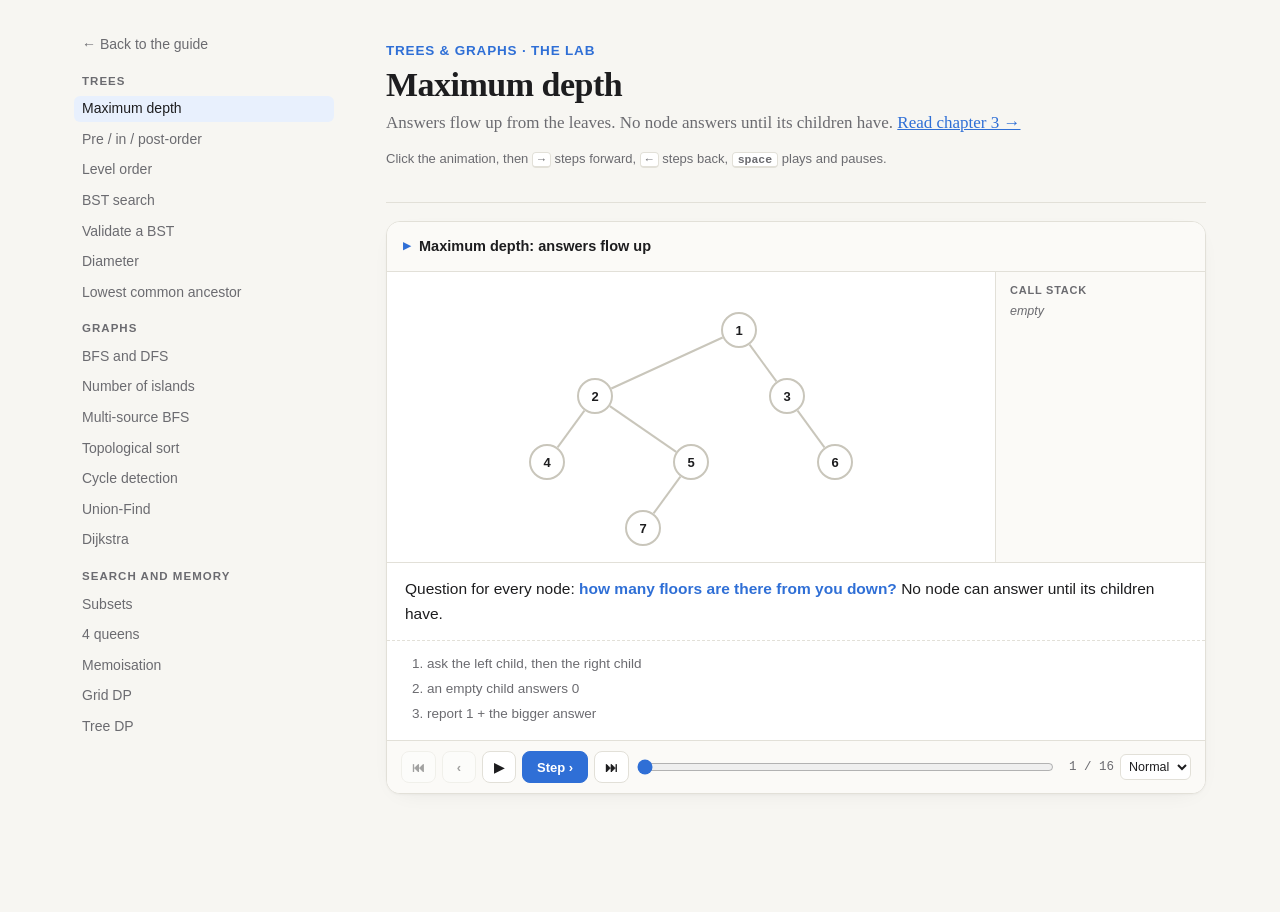
<file: lessons_2/trees-and-graphs/index.html>
<!doctype html>
<html lang="en">
<head>
<meta charset="utf-8">
<meta name="viewport" content="width=device-width, initial-scale=1">
<title>Trees &amp; Graphs Lab</title>
<meta name="description" content="Every step-through animation from the Trees & Graphs guide, in one place.">
<link rel="stylesheet" href="style.css">
<style>
  .lab main { max-width: 860px; }
  .lab h1 { font-size: 34px; margin: 4px 0 6px; }
  .lab .lede { font-size: 17px; margin-bottom: 18px; }
  .lab nav.toc a { cursor: pointer; }
  .blurb { font-size: 15.5px; color: var(--muted); margin: 0 0 14px; }
  .blurb a { white-space: nowrap; }
  .keys { font-size: 13px; color: var(--muted); margin-top: -6px; }
  .keys kbd { font: 600 11.5px var(--mono); border: 1px solid var(--line); border-bottom-width: 2px; border-radius: 4px; padding: 0 5px; background: var(--panel); }
  @media (max-width: 920px) { .lab nav.toc .chs { display: block; } }
</style>
</head>
<body class="lab">
<div class="layout">
  <nav class="toc" aria-label="Animations">
    <a href="lesson.html" style="margin:0 0 8px">← Back to the guide</a>
    <div id="list"></div>
  </nav>
  <main>
    <div class="hero" style="padding-bottom:18px">
      <div class="kicker">Trees &amp; Graphs · the lab</div>
      <h1 id="title">Lab</h1>
      <p class="lede" id="blurb"></p>
      <p class="keys">Click the animation, then <kbd>→</kbd> steps forward, <kbd>←</kbd> steps back, <kbd>space</kbd> plays and pauses.</p>
    </div>
    <div id="stage"></div>
  </main>
</div>
<script src="viz.js"></script>
<script>
(function () {
  const GROUPS = [
    ['Trees', [
      ['depth', 'Maximum depth', 'Answers flow up from the leaves. No node answers until its children have.', 3],
      ['traverse', 'Pre / in / post-order', 'One walk around the tree, three moments to write a node down.', 4],
      ['level', 'Level order', 'A queue sweeps the tree floor by floor.', 4],
      ['bst', 'BST search', 'Each comparison throws away a whole side of the tree.', 5],
      ['validate', 'Validate a BST', 'A window passed down from every ancestor catches what a parent check misses.', 5],
      ['diameter', 'Diameter', 'Report one arm to your parent, record the path that bends at you.', 6],
      ['lca', 'Lowest common ancestor', 'Two search parties report up; the node that hears from both sides is the answer.', 6],
    ]],
    ['Graphs', [
      ['bfs', 'BFS and DFS', 'Ripples versus one explorer with string. Same graph, very different trails.', 7],
      ['islands', 'Number of islands', 'A grid is a graph; flood fill is the paint bucket.', 8],
      ['oranges', 'Multi-source BFS', 'Drop every stone in the pond at once.', 8],
      ['kahn', 'Topological sort', 'Getting dressed: whatever is waiting for nothing goes next.', 9],
      ['colors', 'Cycle detection', 'Grey footprints mark the trail you are on now. Stepping on one means a loop.', 9],
      ['uf', 'Union-Find', 'Clubs, presidents, and the two tricks that make it nearly instant.', 10],
      ['dijkstra', 'Dijkstra', 'Always settle the closest unsettled place. Old tickets get thrown away.', 11],
    ]],
    ['Search and memory', [
      ['subsets', 'Subsets', 'Choose, explore, un-choose, on a decision tree that is never built.', 12],
      ['queens', '4 queens', 'Pruning: skip any square already under attack.', 12],
      ['fib', 'Memoisation', 'The same question asked again and again, then answered once.', 13],
      ['griddp', 'Grid DP', 'Each square is the sum of the two it can be reached from.', 13],
      ['robber', 'Tree DP', 'Each house reports two numbers: robbed and skipped.', 14],
    ]],
  ];
  const all = GROUPS.flatMap(([, xs]) => xs);
  const list = document.getElementById('list');
  GROUPS.forEach(([g, xs]) => {
    const k = document.createElement('div'); k.className = 'kicker'; k.textContent = g; list.appendChild(k);
    const ul = document.createElement('ul'); ul.className = 'chs'; list.appendChild(ul);
    xs.forEach(([id, name]) => {
      const li = document.createElement('li'); const a = document.createElement('a');
      a.href = '#' + id; a.dataset.id = id; a.textContent = name;
      li.appendChild(a); ul.appendChild(li);
    });
  });
  const stage = document.getElementById('stage');
  function show() {
    const id = location.hash.slice(1);
    const item = all.find((x) => x[0] === id) || all[0];
    stage.querySelector('.viz')?._viz?.stop();
    document.getElementById('title').textContent = item[1];
    const b = document.getElementById('blurb');
    b.innerHTML = '';
    b.append(item[2] + ' ');
    const a = document.createElement('a');
    a.href = 'lesson.html#ch' + item[3];
    a.textContent = 'Read chapter ' + item[3] + ' →';
    b.appendChild(a);
    stage.innerHTML = '';
    const d = document.createElement('div');
    d.dataset.viz = item[0];
    stage.appendChild(d);
    TGViz.mount(d);
    document.querySelectorAll('#list a').forEach((x) => x.classList.toggle('active', x.dataset.id === item[0]));
  }
  window.addEventListener('hashchange', show);
  show();
})();
</script>
</body>
</html>
</file>
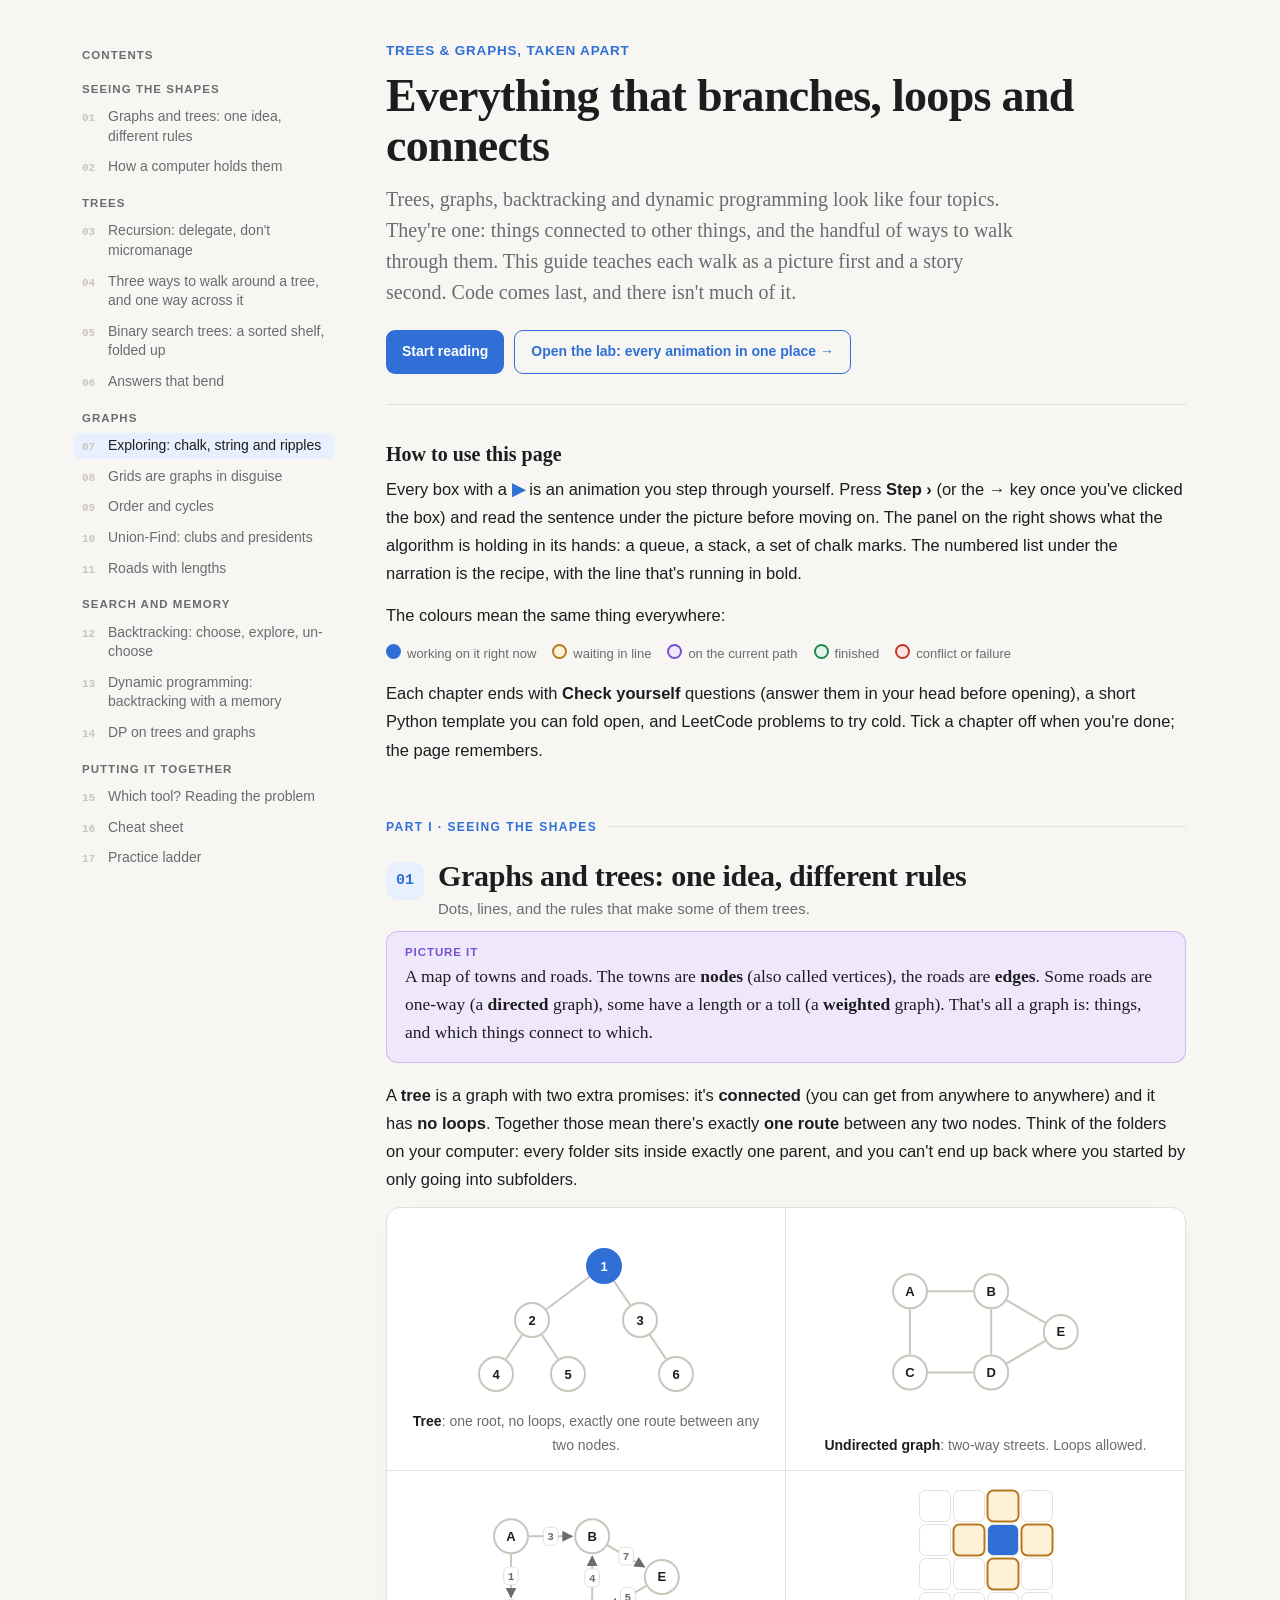
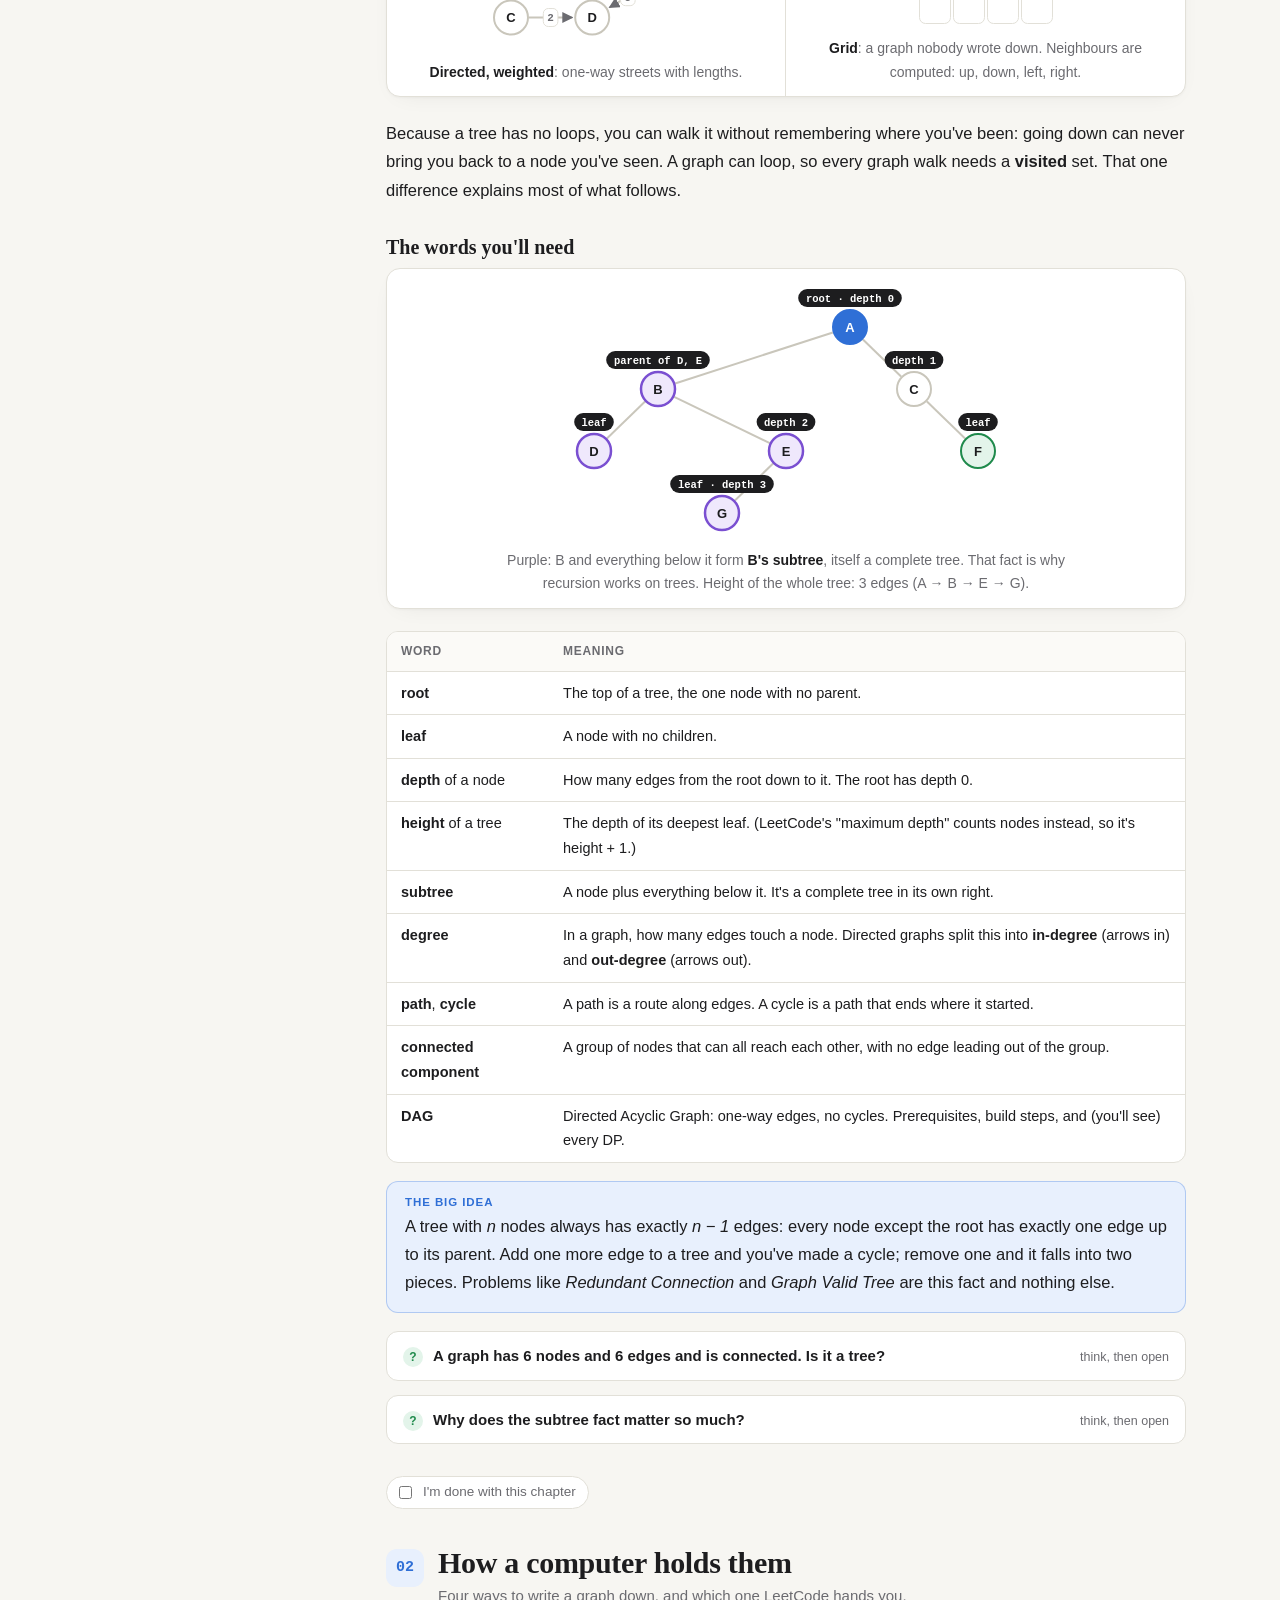
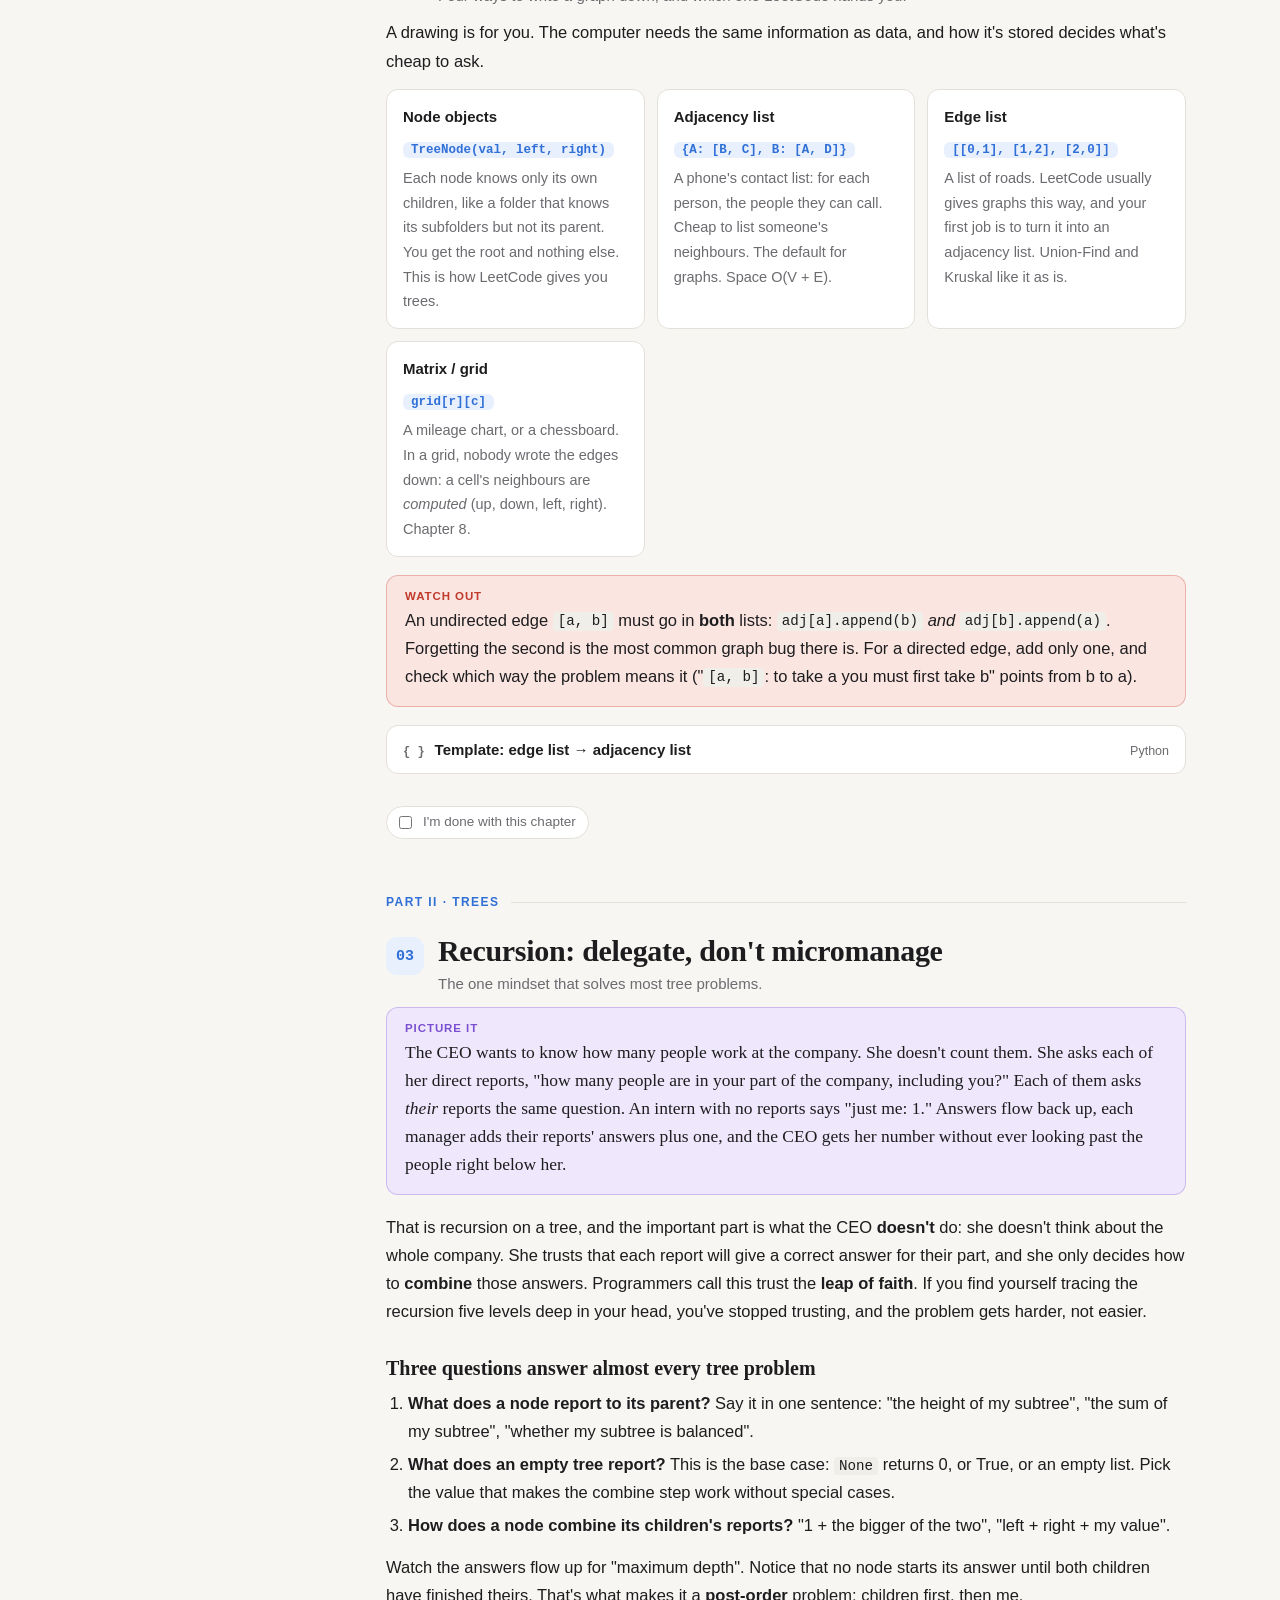
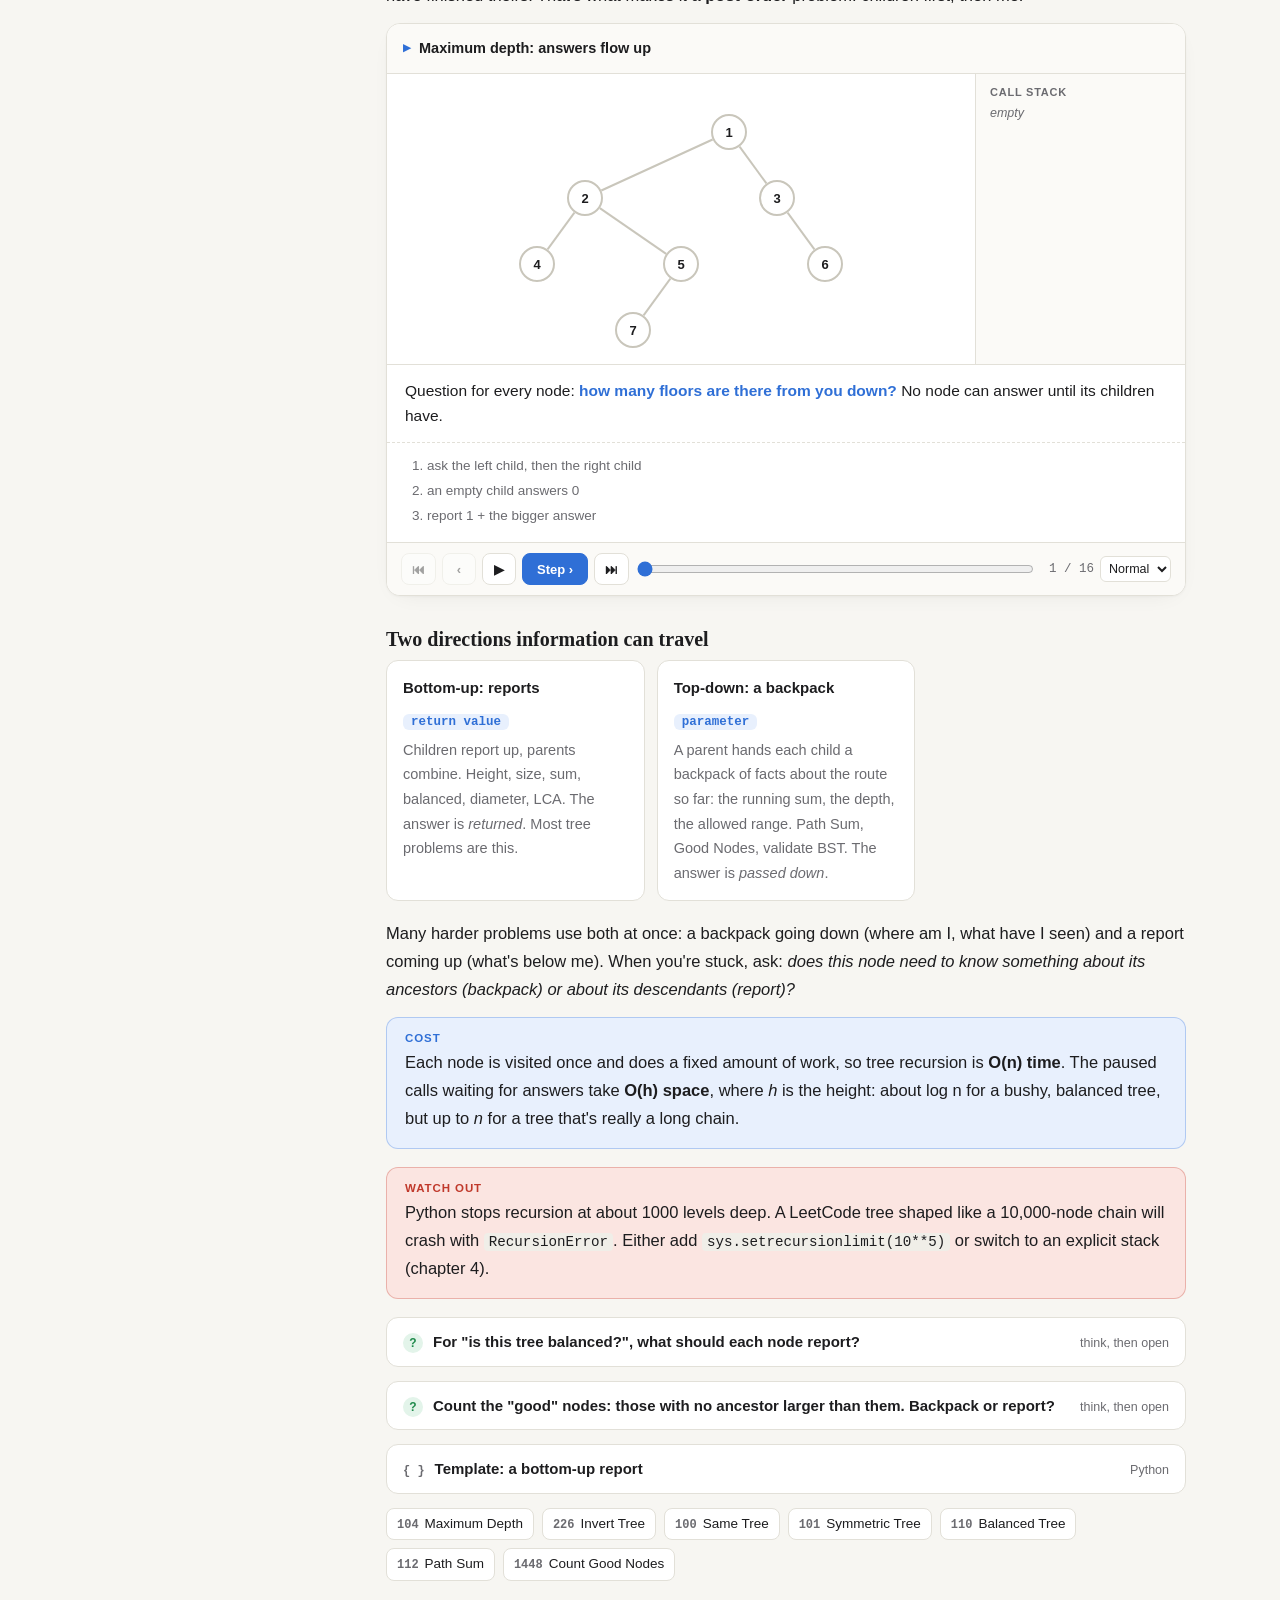
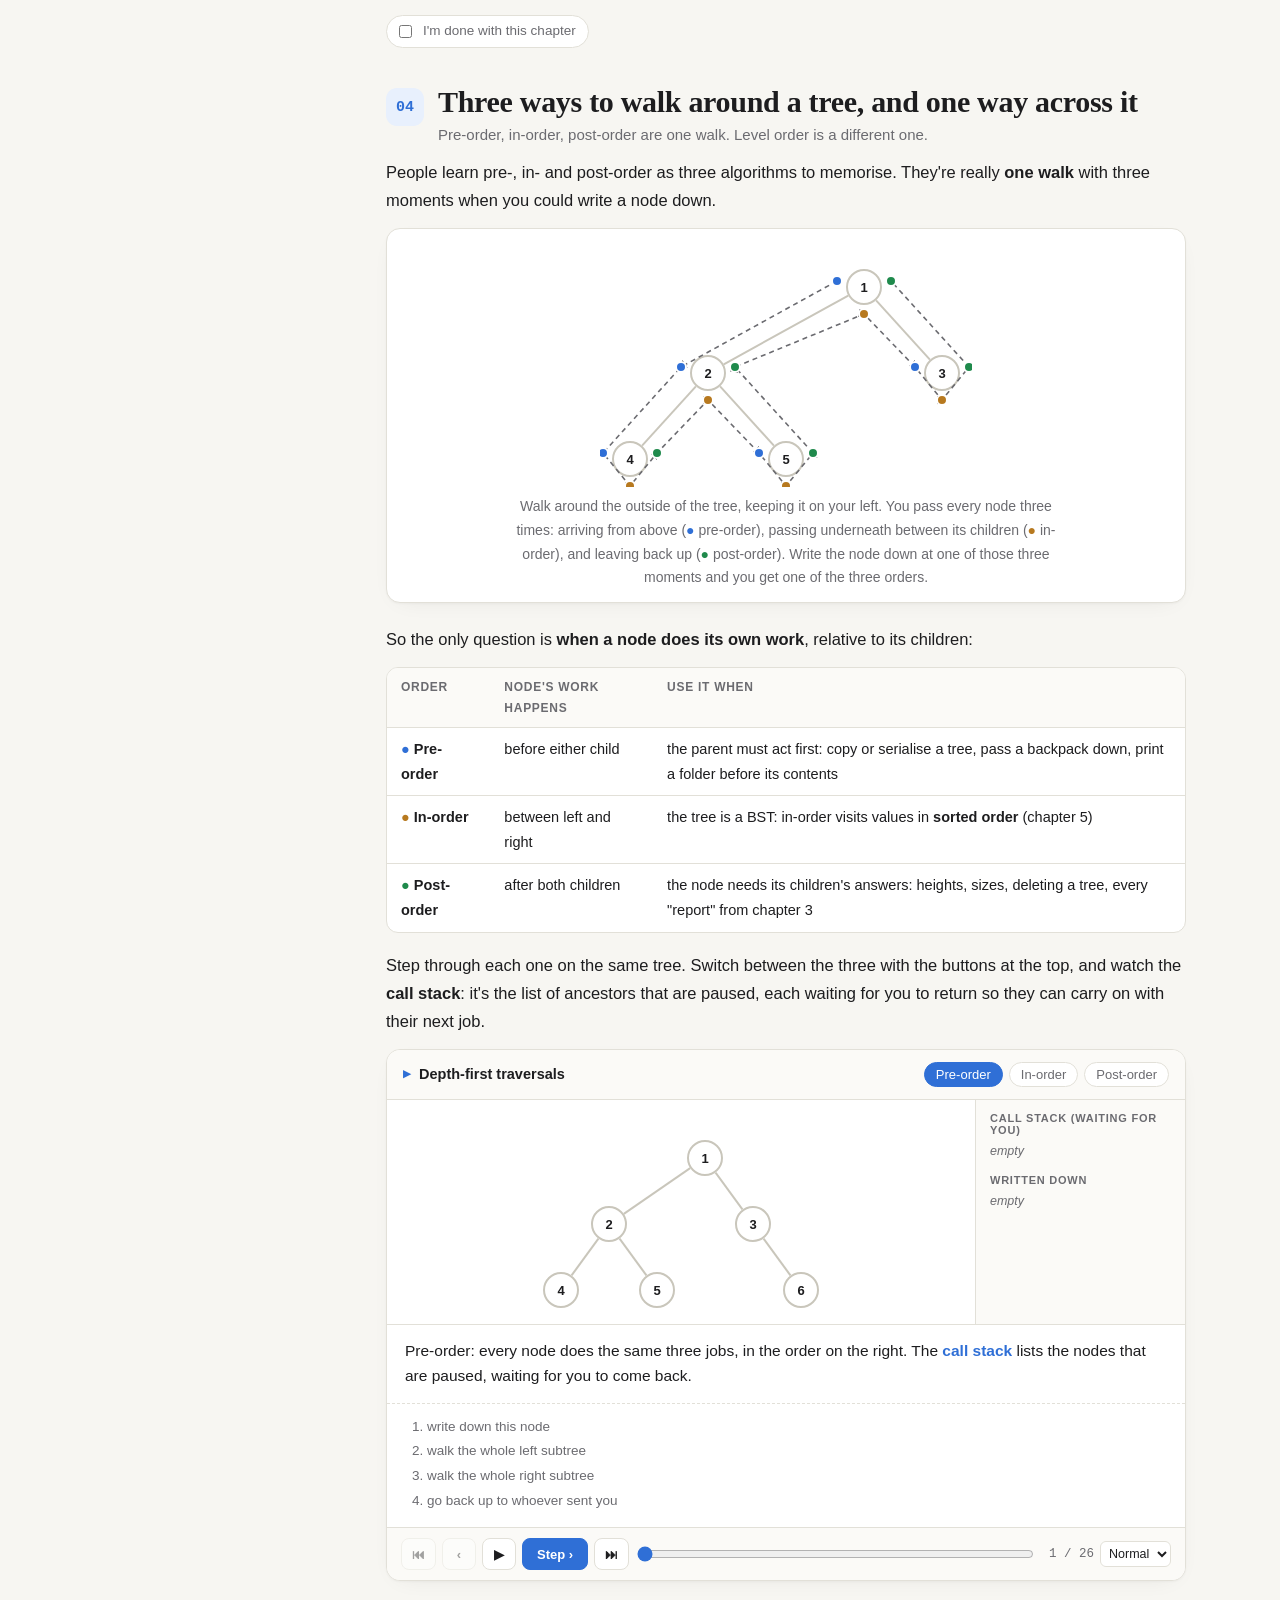
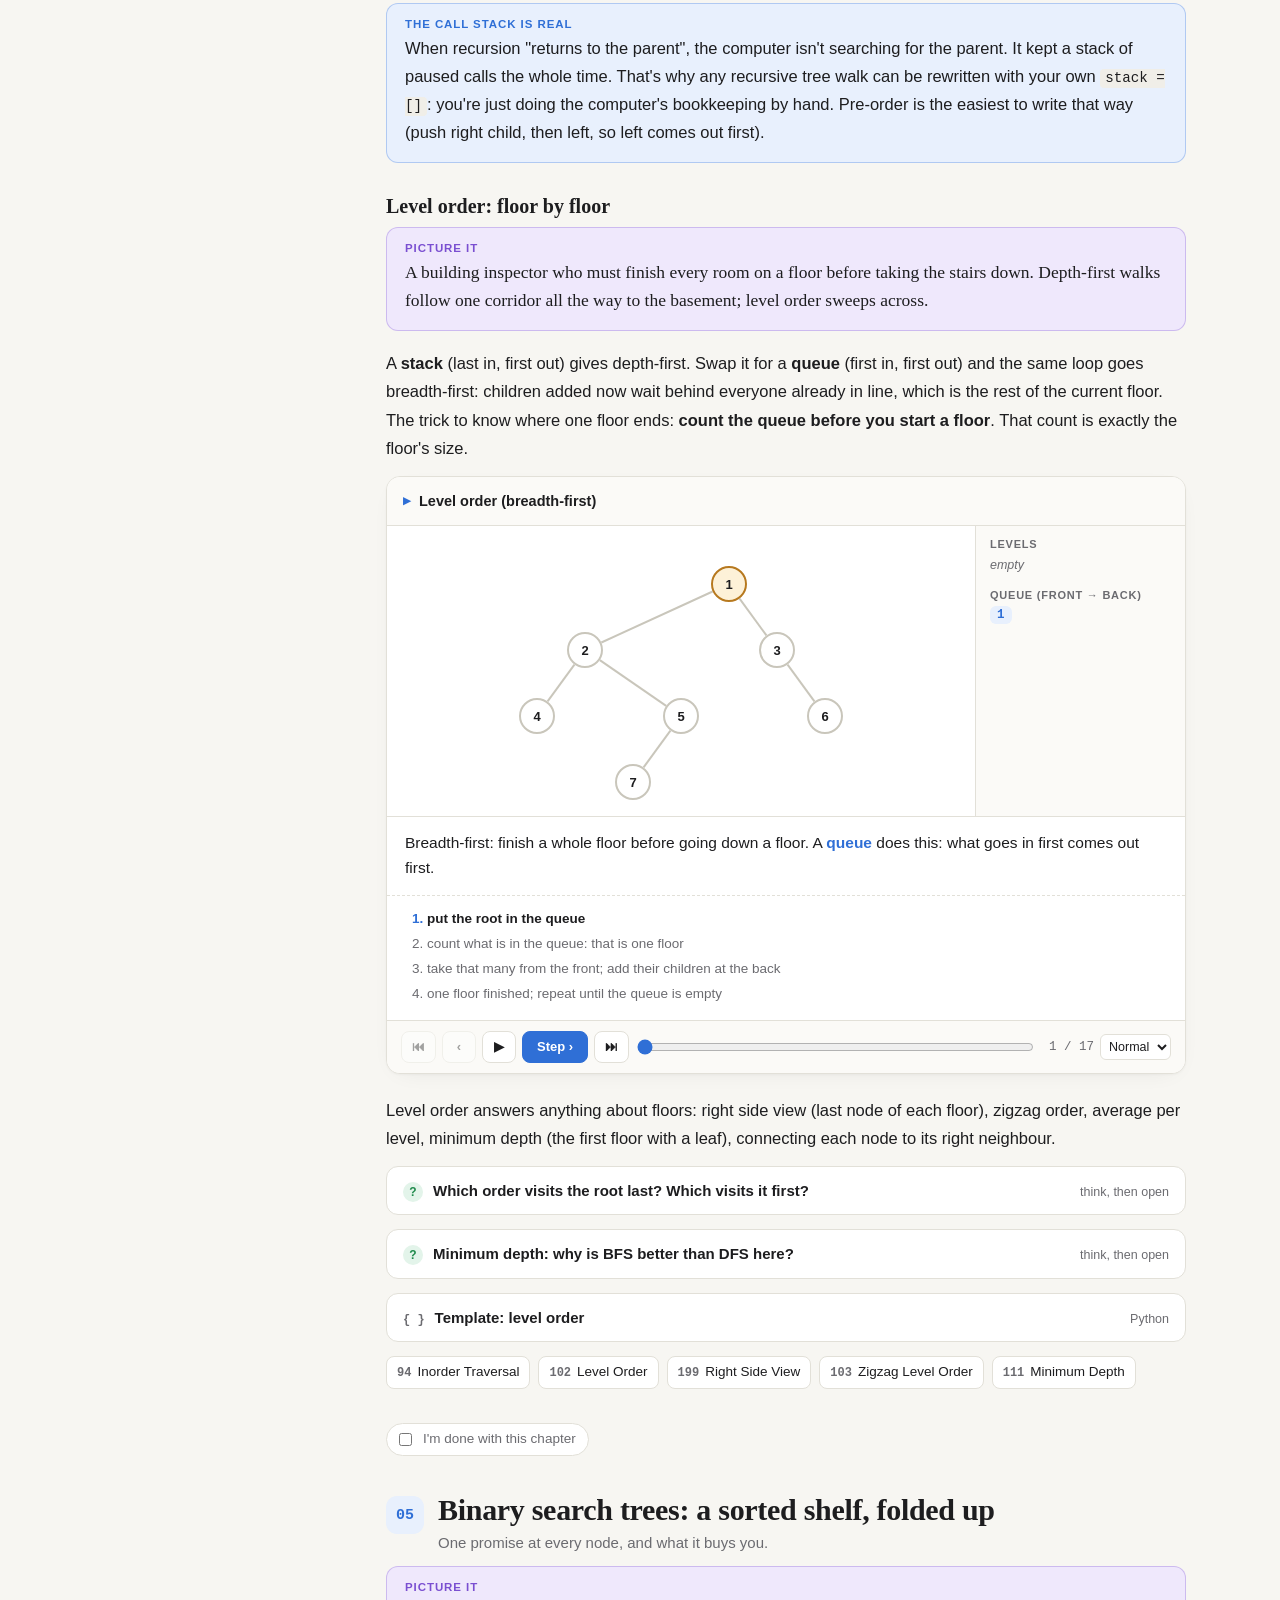
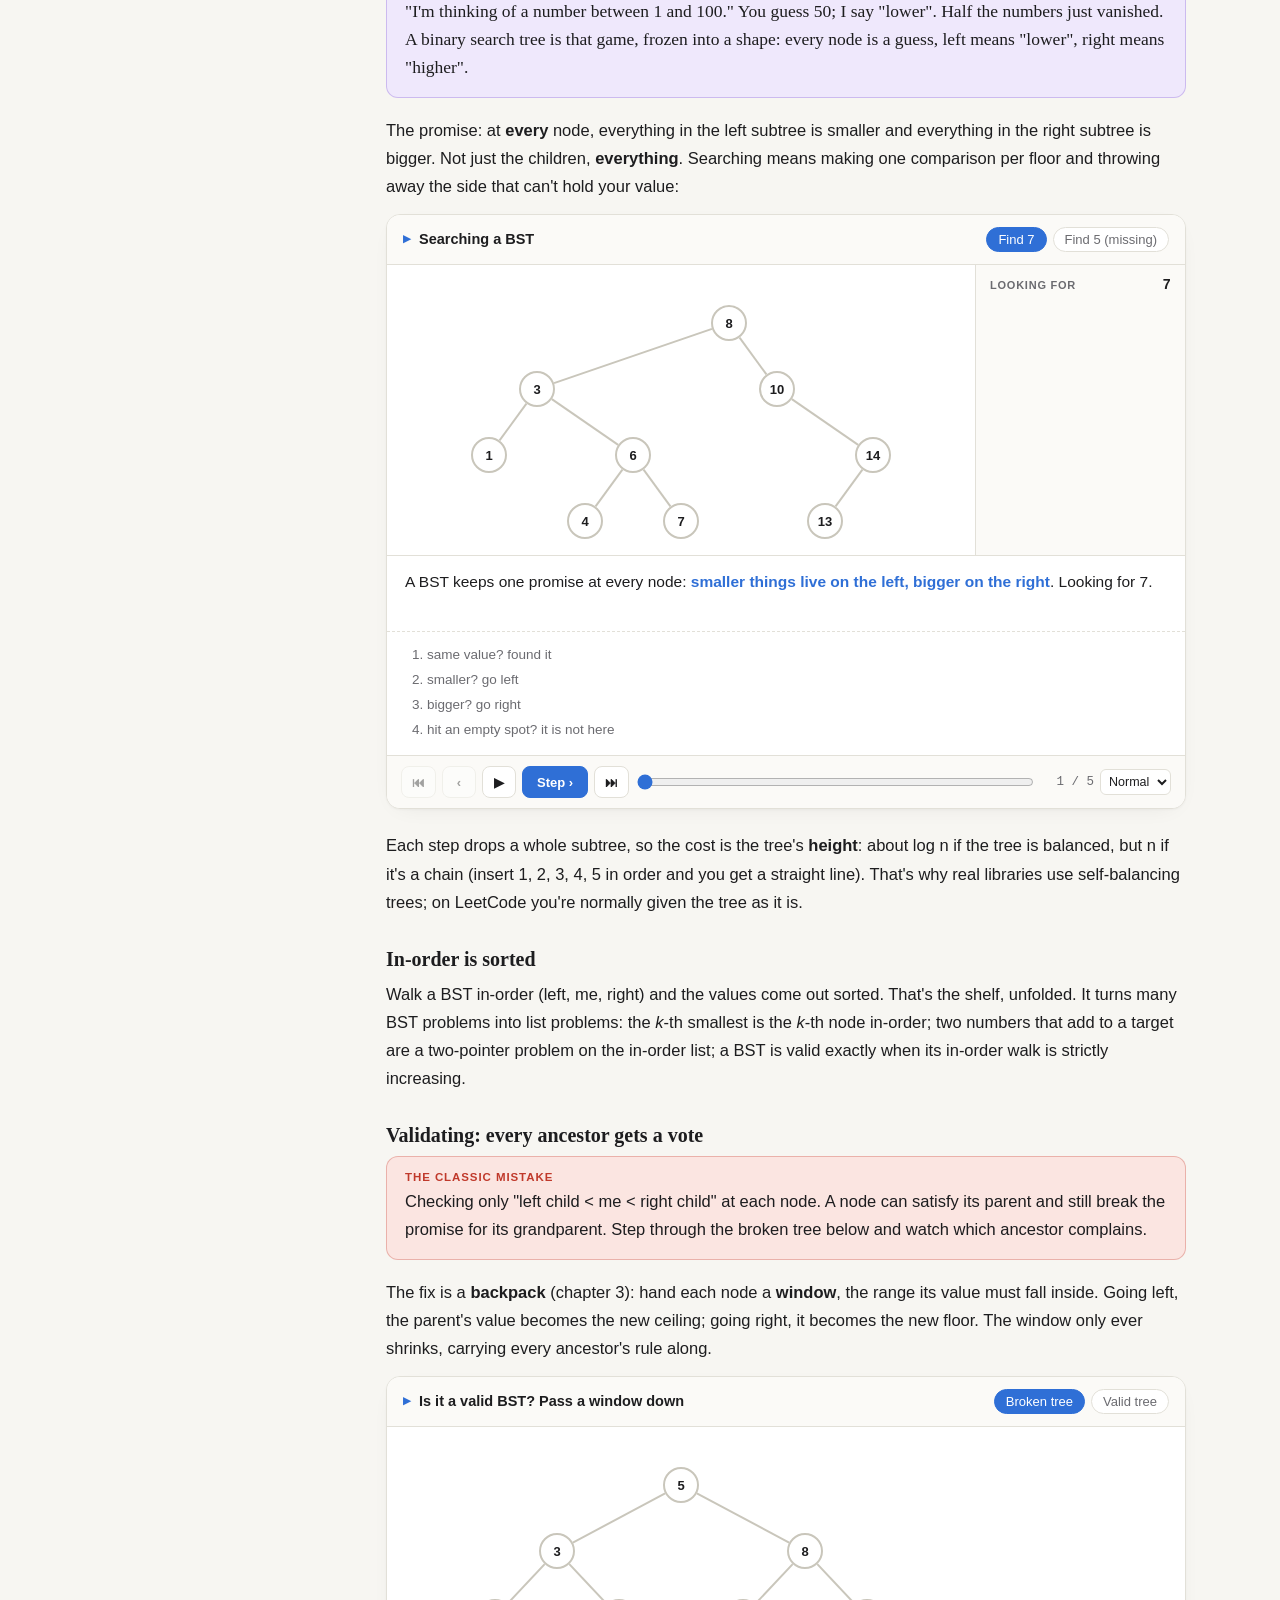
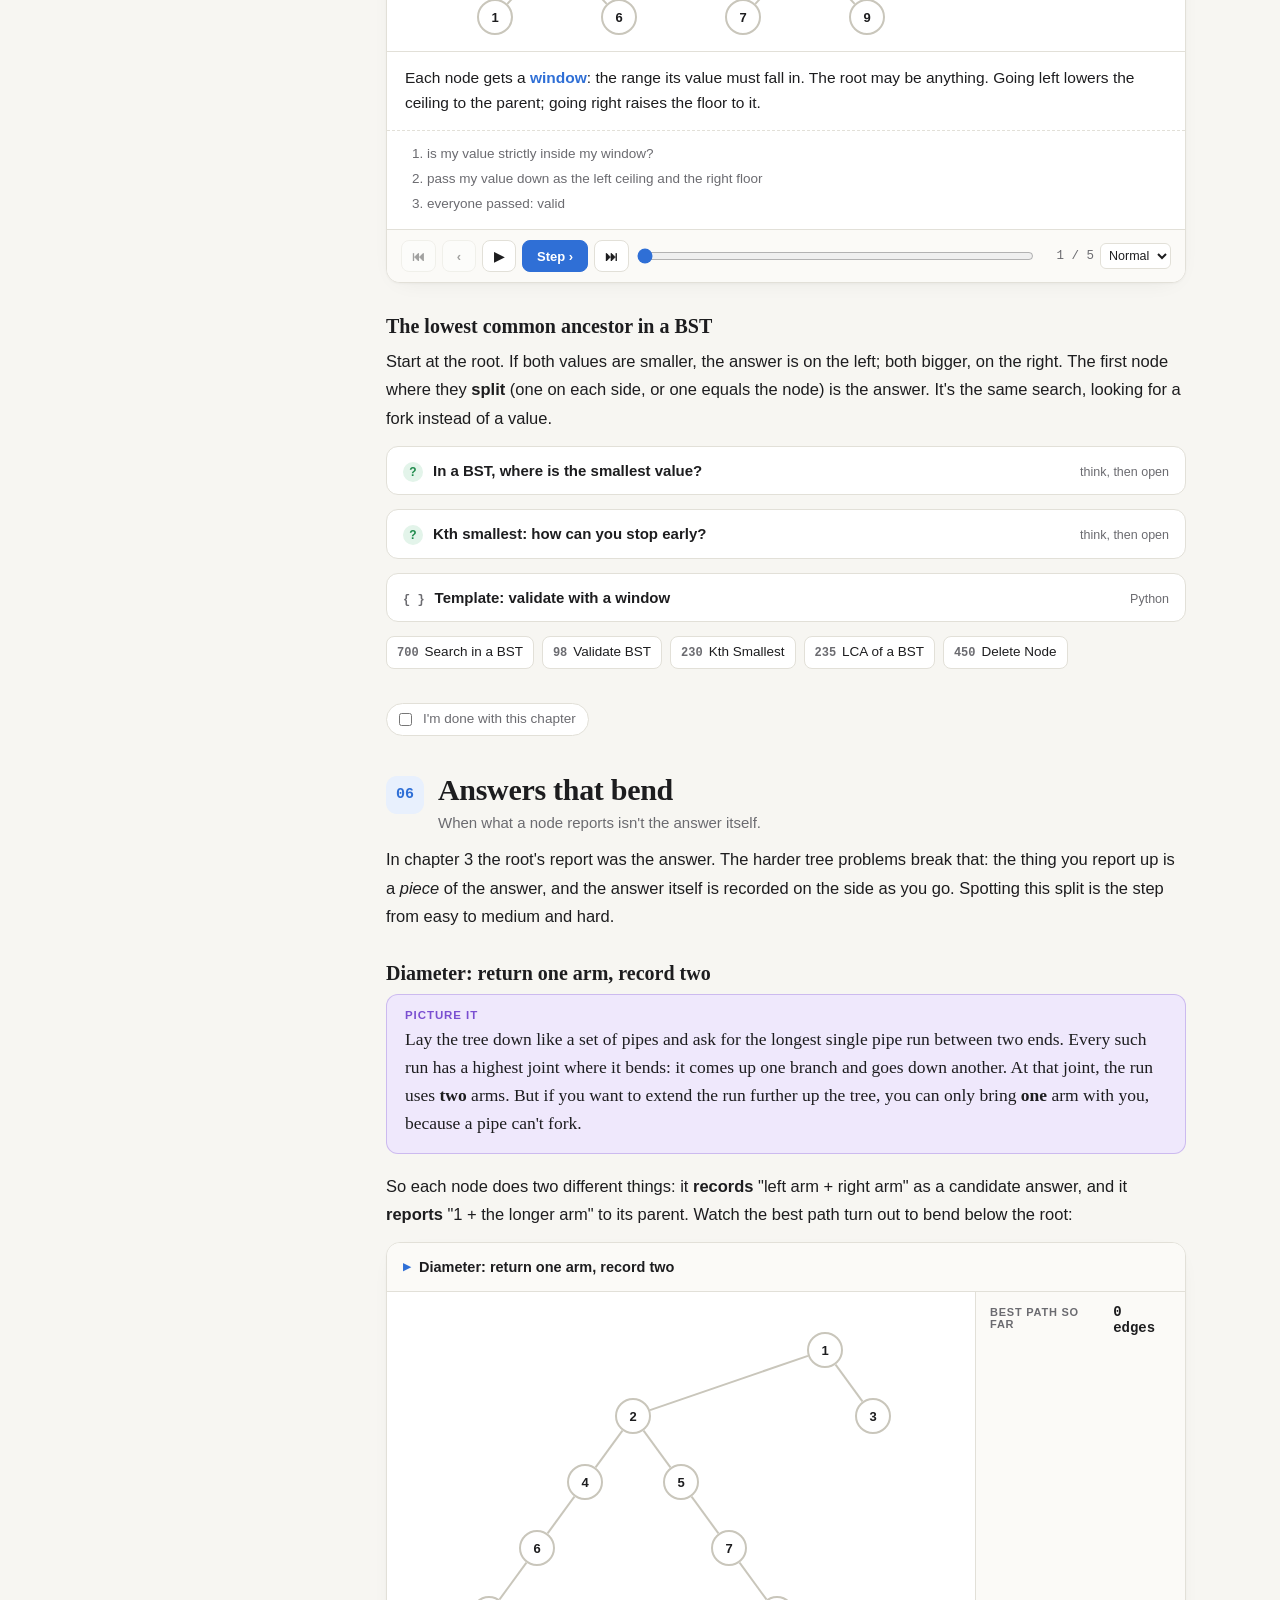
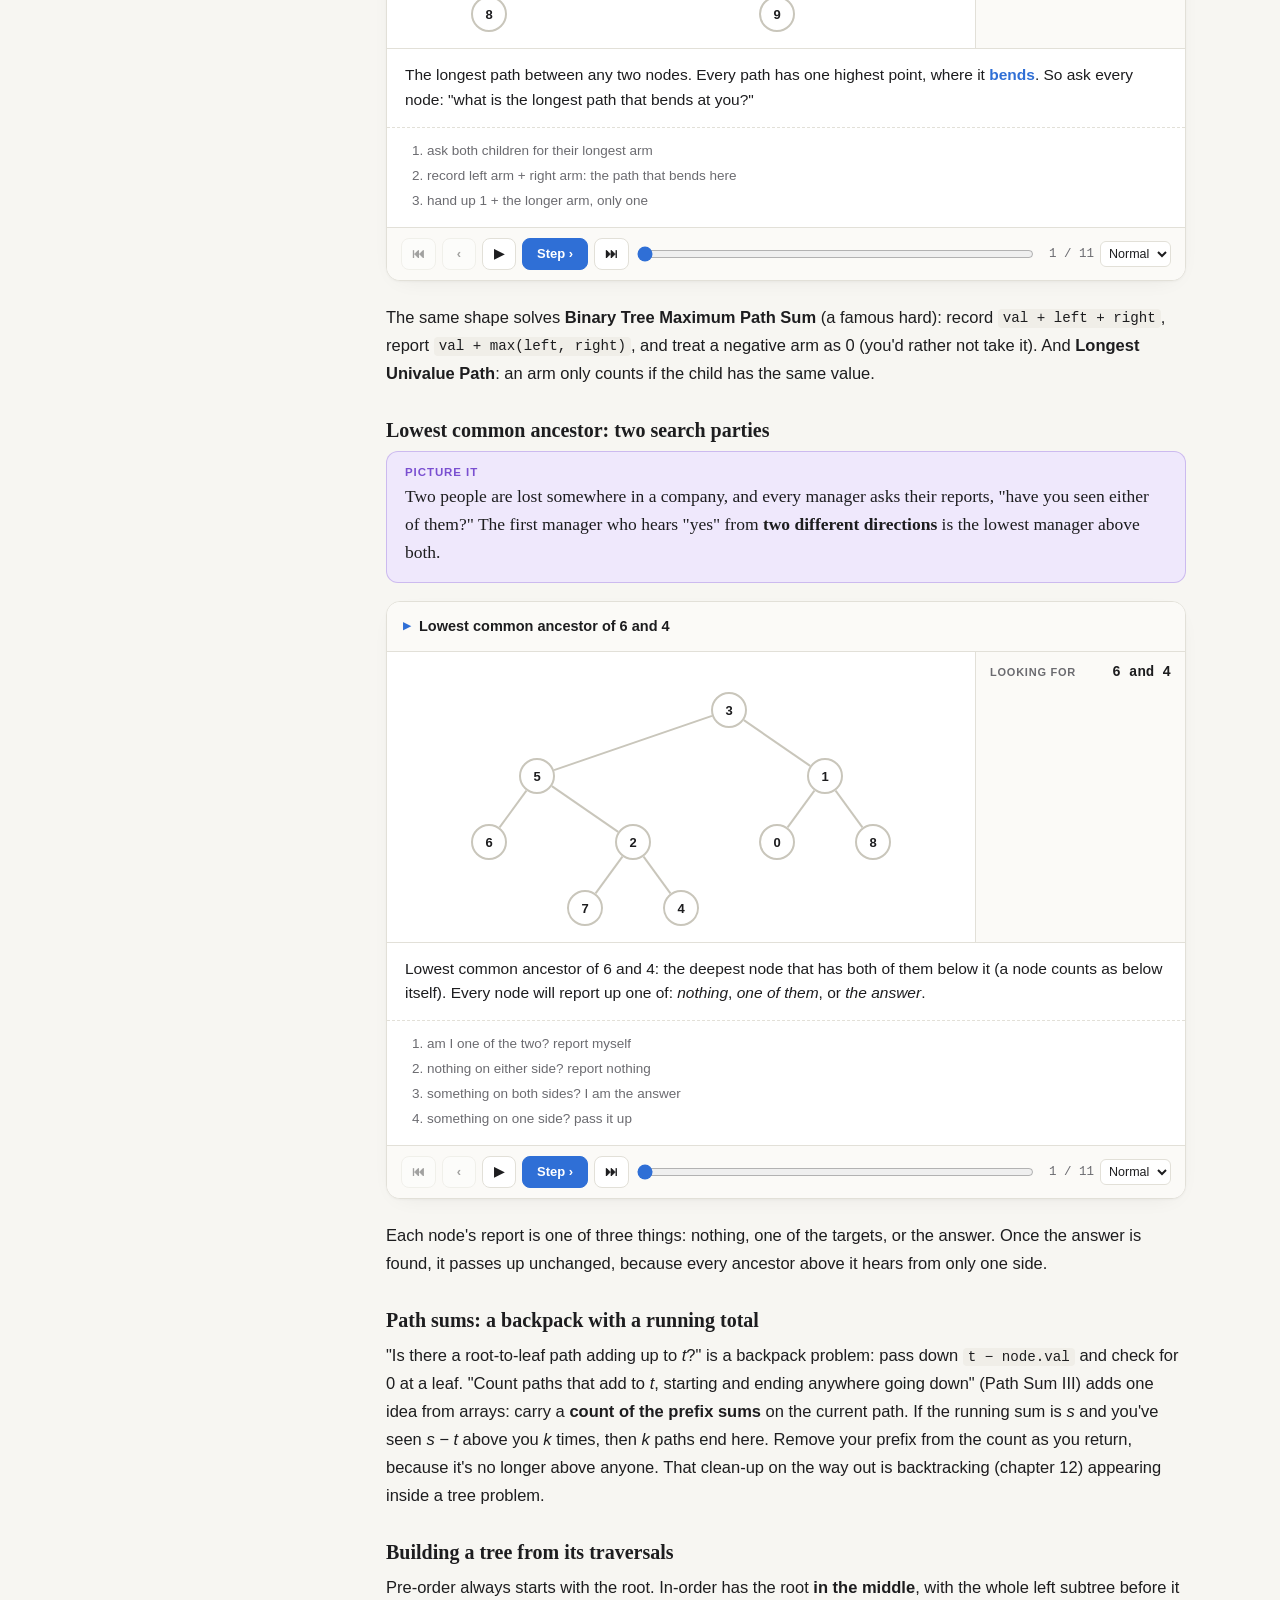
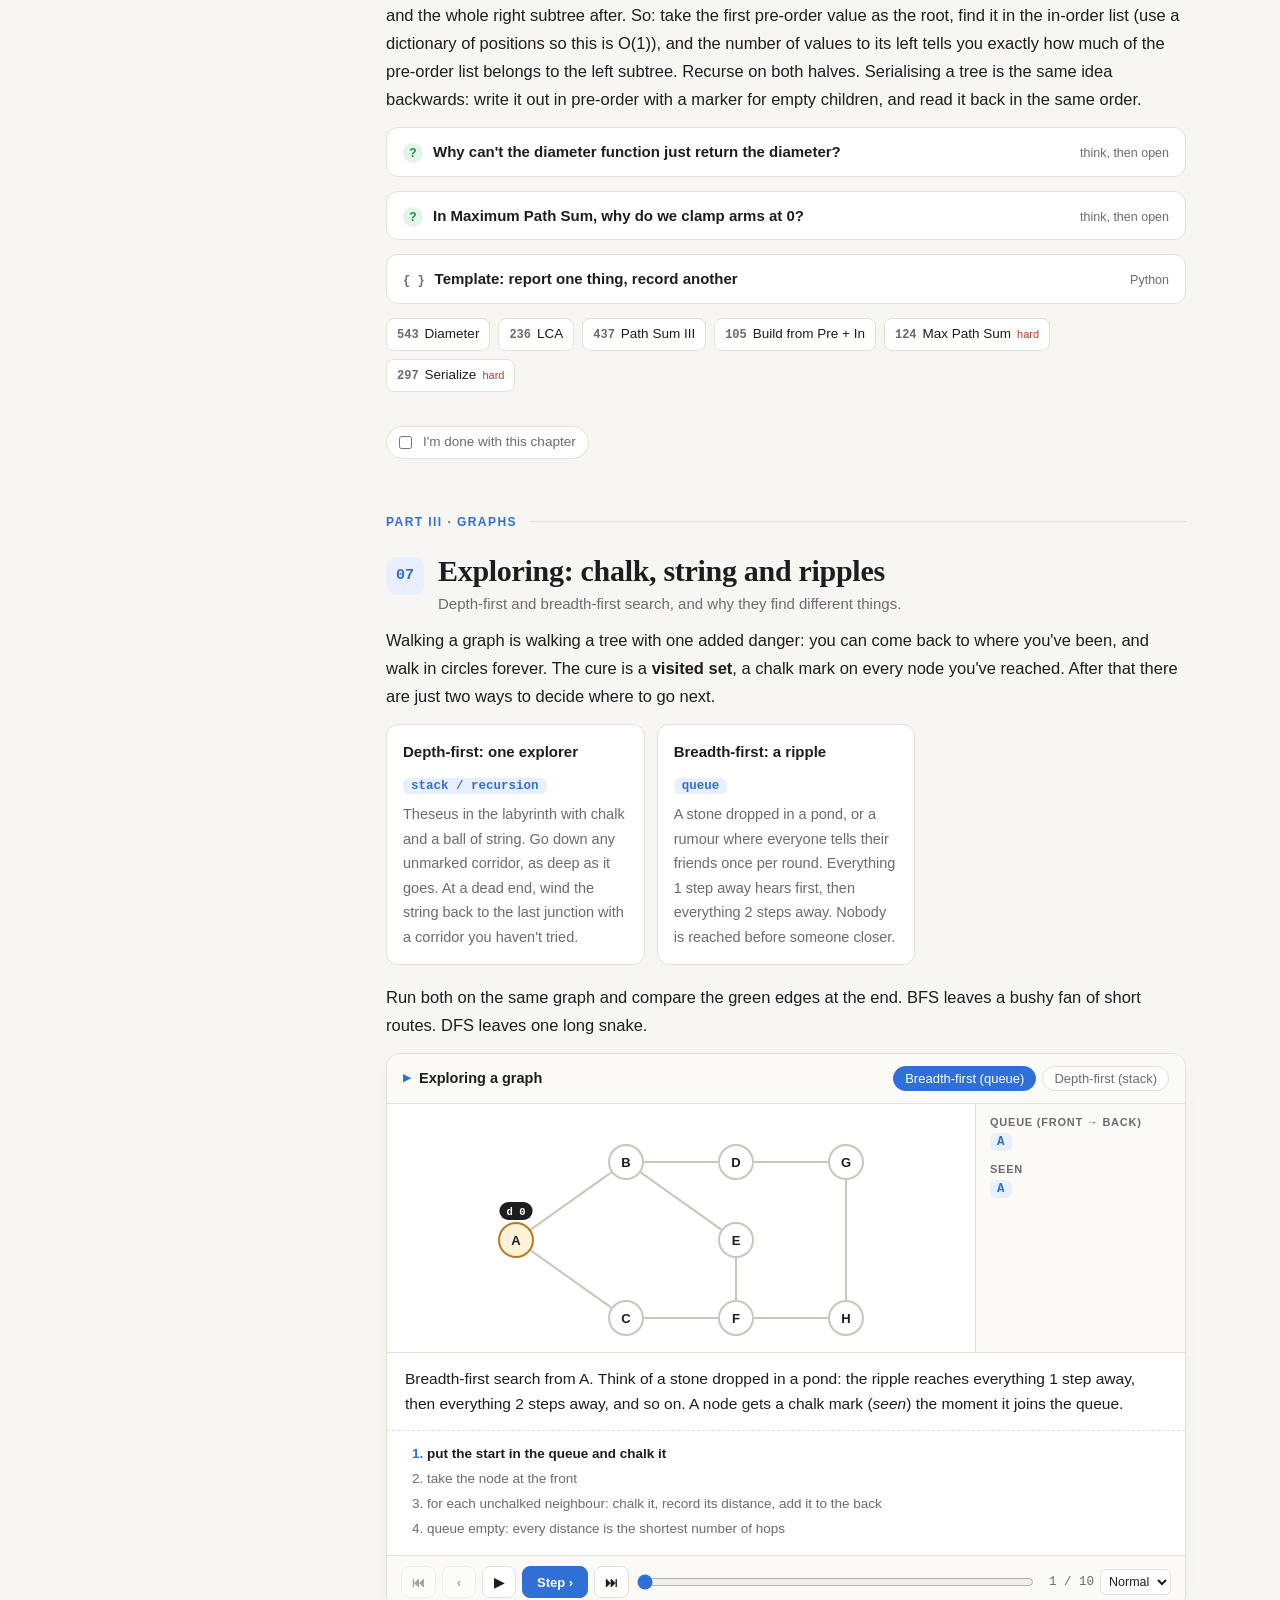
<file: lessons_2/trees-and-graphs/lesson.html>
<!doctype html>
<html lang="en">
<head>
<meta charset="utf-8">
<meta name="viewport" content="width=device-width, initial-scale=1">
<title>Trees &amp; Graphs</title>
<meta name="description" content="A visual, narrative guide to trees, graphs, backtracking and dynamic programming, with step-through animations.">
<link rel="stylesheet" href="style.css">
</head>
<body>
<div class="layout">
  <nav class="toc" aria-label="Contents">
    <div class="kicker">Contents</div>
    <ul id="toc"></ul>
    <div class="progress"><span id="progress-text"></span><div class="bar"><i id="progress-bar"></i></div></div>
    <button class="theme" id="theme" type="button">Theme: auto</button>
  </nav>

  <main>
    <header class="hero">
      <div class="kicker">Trees &amp; Graphs, taken apart</div>
      <h1>Everything that branches, loops and connects</h1>
      <p class="lede">Trees, graphs, backtracking and dynamic programming look like four topics. They're one: things connected to other things, and the handful of ways to walk through them. This guide teaches each walk as a picture first and a story second. Code comes last, and there isn't much of it.</p>
      <div class="actions">
        <a class="btn" href="#ch1">Start reading</a>
        <a class="btn ghost" href="index.html">Open the lab: every animation in one place →</a>
      </div>
    </header>

    <section class="ch" id="how">
      <h3 style="margin-top:0">How to use this page</h3>
      <p>Every box with a <b style="color:var(--accent)">▶</b> is an animation you step through yourself. Press <b>Step ›</b> (or the → key once you've clicked the box) and read the sentence under the picture before moving on. The panel on the right shows what the algorithm is holding in its hands: a queue, a stack, a set of chalk marks. The numbered list under the narration is the recipe, with the line that's running in bold.</p>
      <p>The colours mean the same thing everywhere:</p>
      <div class="legend" style="margin:0 0 14px"><span class="l-active">working on it right now</span><span class="l-frontier">waiting in line</span><span class="l-path">on the current path</span><span class="l-done">finished</span><span class="l-bad">conflict or failure</span></div>
      <p>Each chapter ends with <b>Check yourself</b> questions (answer them in your head before opening), a short Python template you can fold open, and LeetCode problems to try cold. Tick a chapter off when you're done; the page remembers.</p>
    </section>

    <!-- ═════════════════════════ PART I -->
    <div class="part">Part I · Seeing the shapes</div>

    <section class="ch" id="ch1" data-ch="1">
      <div class="ch-head"><div class="ch-num">01</div><div><h2>Graphs and trees: one idea, different rules</h2><p class="ch-sub">Dots, lines, and the rules that make some of them trees.</p></div></div>

      <div class="callout picture"><span class="tag">Picture it</span><p>A map of towns and roads. The towns are <b>nodes</b> (also called vertices), the roads are <b>edges</b>. Some roads are one-way (a <b>directed</b> graph), some have a length or a toll (a <b>weighted</b> graph). That's all a graph is: things, and which things connect to which.</p></div>

      <p>A <b>tree</b> is a graph with two extra promises: it's <b>connected</b> (you can get from anywhere to anywhere) and it has <b>no loops</b>. Together those mean there's exactly <b>one route</b> between any two nodes. Think of the folders on your computer: every folder sits inside exactly one parent, and you can't end up back where you started by only going into subfolders.</p>

      <div data-viz="shapes"></div>

      <p>Because a tree has no loops, you can walk it without remembering where you've been: going down can never bring you back to a node you've seen. A graph can loop, so every graph walk needs a <b>visited</b> set. That one difference explains most of what follows.</p>

      <h3>The words you'll need</h3>
      <div data-viz="anatomy"></div>
      <div class="tablewrap"><table>
        <tr><th>Word</th><th>Meaning</th></tr>
        <tr><td><b>root</b></td><td>The top of a tree, the one node with no parent.</td></tr>
        <tr><td><b>leaf</b></td><td>A node with no children.</td></tr>
        <tr><td><b>depth</b> of a node</td><td>How many edges from the root down to it. The root has depth 0.</td></tr>
        <tr><td><b>height</b> of a tree</td><td>The depth of its deepest leaf. (LeetCode's "maximum depth" counts nodes instead, so it's height + 1.)</td></tr>
        <tr><td><b>subtree</b></td><td>A node plus everything below it. It's a complete tree in its own right.</td></tr>
        <tr><td><b>degree</b></td><td>In a graph, how many edges touch a node. Directed graphs split this into <b>in-degree</b> (arrows in) and <b>out-degree</b> (arrows out).</td></tr>
        <tr><td><b>path</b>, <b>cycle</b></td><td>A path is a route along edges. A cycle is a path that ends where it started.</td></tr>
        <tr><td><b>connected component</b></td><td>A group of nodes that can all reach each other, with no edge leading out of the group.</td></tr>
        <tr><td><b>DAG</b></td><td>Directed Acyclic Graph: one-way edges, no cycles. Prerequisites, build steps, and (you'll see) every DP.</td></tr>
      </table></div>

      <div class="callout idea"><span class="tag">The big idea</span><p>A tree with <i>n</i> nodes always has exactly <i>n − 1</i> edges: every node except the root has exactly one edge up to its parent. Add one more edge to a tree and you've made a cycle; remove one and it falls into two pieces. Problems like <i>Redundant Connection</i> and <i>Graph Valid Tree</i> are this fact and nothing else.</p></div>

      <details class="check"><summary>A graph has 6 nodes and 6 edges and is connected. Is it a tree? <span class="hint">think, then open</span></summary><div class="ans"><p>No. A connected tree on 6 nodes has exactly 5 edges. With 6, there's one edge too many, so there's exactly one cycle somewhere.</p></div></details>
      <details class="check"><summary>Why does the subtree fact matter so much? <span class="hint">think, then open</span></summary><div class="ans"><p>Because a problem about a tree can be answered by solving the same problem on two smaller trees (the left and right subtrees) and combining the answers. That's recursion, and it's chapter 3.</p></div></details>
      <label class="done-toggle"><input type="checkbox"> I'm done with this chapter</label>
    </section>

    <section class="ch" id="ch2" data-ch="2">
      <div class="ch-head"><div class="ch-num">02</div><div><h2>How a computer holds them</h2><p class="ch-sub">Four ways to write a graph down, and which one LeetCode hands you.</p></div></div>

      <p>A drawing is for you. The computer needs the same information as data, and how it's stored decides what's cheap to ask.</p>

      <div class="cards">
        <div class="card"><h4>Node objects</h4><span class="to">TreeNode(val, left, right)</span><p>Each node knows only its own children, like a folder that knows its subfolders but not its parent. You get the root and nothing else. This is how LeetCode gives you trees.</p></div>
        <div class="card"><h4>Adjacency list</h4><span class="to">{A: [B, C], B: [A, D]}</span><p>A phone's contact list: for each person, the people they can call. Cheap to list someone's neighbours. The default for graphs. Space O(V + E).</p></div>
        <div class="card"><h4>Edge list</h4><span class="to">[[0,1], [1,2], [2,0]]</span><p>A list of roads. LeetCode usually gives graphs this way, and your first job is to turn it into an adjacency list. Union-Find and Kruskal like it as is.</p></div>
        <div class="card"><h4>Matrix / grid</h4><span class="to">grid[r][c]</span><p>A mileage chart, or a chessboard. In a grid, nobody wrote the edges down: a cell's neighbours are <i>computed</i> (up, down, left, right). Chapter 8.</p></div>
      </div>

      <div class="callout trap"><span class="tag">Watch out</span><p>An undirected edge <code>[a, b]</code> must go in <b>both</b> lists: <code>adj[a].append(b)</code> <i>and</i> <code>adj[b].append(a)</code>. Forgetting the second is the most common graph bug there is. For a directed edge, add only one, and check which way the problem means it ("<code>[a, b]</code>: to take a you must first take b" points from b to a).</p></div>

      <details class="tpl"><summary>Template: edge list → adjacency list <span class="hint">Python</span></summary><div class="ans"><pre><code>from collections import defaultdict
adj = defaultdict(list)
for a, b in edges:
    adj[a].append(b)
    adj[b].append(a)      # leave this out if the graph is directed</code></pre></div></details>
      <label class="done-toggle"><input type="checkbox"> I'm done with this chapter</label>
    </section>

    <!-- ═════════════════════════ PART II -->
    <div class="part">Part II · Trees</div>

    <section class="ch" id="ch3" data-ch="3">
      <div class="ch-head"><div class="ch-num">03</div><div><h2>Recursion: delegate, don't micromanage</h2><p class="ch-sub">The one mindset that solves most tree problems.</p></div></div>

      <div class="callout picture"><span class="tag">Picture it</span><p>The CEO wants to know how many people work at the company. She doesn't count them. She asks each of her direct reports, "how many people are in your part of the company, including you?" Each of them asks <i>their</i> reports the same question. An intern with no reports says "just me: 1." Answers flow back up, each manager adds their reports' answers plus one, and the CEO gets her number without ever looking past the people right below her.</p></div>

      <p>That is recursion on a tree, and the important part is what the CEO <b>doesn't</b> do: she doesn't think about the whole company. She trusts that each report will give a correct answer for their part, and she only decides how to <b>combine</b> those answers. Programmers call this trust the <b>leap of faith</b>. If you find yourself tracing the recursion five levels deep in your head, you've stopped trusting, and the problem gets harder, not easier.</p>

      <h3>Three questions answer almost every tree problem</h3>
      <ol>
        <li><b>What does a node report to its parent?</b> Say it in one sentence: "the height of my subtree", "the sum of my subtree", "whether my subtree is balanced".</li>
        <li><b>What does an empty tree report?</b> This is the base case: <code>None</code> returns 0, or True, or an empty list. Pick the value that makes the combine step work without special cases.</li>
        <li><b>How does a node combine its children's reports?</b> "1 + the bigger of the two", "left + right + my value".</li>
      </ol>
      <p>Watch the answers flow up for "maximum depth". Notice that no node starts its answer until both children have finished theirs. That's what makes it a <b>post-order</b> problem: children first, then me.</p>

      <div data-viz="depth"></div>

      <h3>Two directions information can travel</h3>
      <div class="cards">
        <div class="card"><h4>Bottom-up: reports</h4><span class="to">return value</span><p>Children report up, parents combine. Height, size, sum, balanced, diameter, LCA. The answer is <i>returned</i>. Most tree problems are this.</p></div>
        <div class="card"><h4>Top-down: a backpack</h4><span class="to">parameter</span><p>A parent hands each child a backpack of facts about the route so far: the running sum, the depth, the allowed range. Path Sum, Good Nodes, validate BST. The answer is <i>passed down</i>.</p></div>
      </div>
      <p>Many harder problems use both at once: a backpack going down (where am I, what have I seen) and a report coming up (what's below me). When you're stuck, ask: <i>does this node need to know something about its ancestors (backpack) or about its descendants (report)?</i></p>

      <div class="callout idea"><span class="tag">Cost</span><p>Each node is visited once and does a fixed amount of work, so tree recursion is <b>O(n) time</b>. The paused calls waiting for answers take <b>O(h) space</b>, where <i>h</i> is the height: about log n for a bushy, balanced tree, but up to <i>n</i> for a tree that's really a long chain.</p></div>
      <div class="callout trap"><span class="tag">Watch out</span><p>Python stops recursion at about 1000 levels deep. A LeetCode tree shaped like a 10,000-node chain will crash with <code>RecursionError</code>. Either add <code>sys.setrecursionlimit(10**5)</code> or switch to an explicit stack (chapter 4).</p></div>

      <details class="check"><summary>For "is this tree balanced?", what should each node report? <span class="hint">think, then open</span></summary><div class="ans"><p>Its height, with a special value (say −1) meaning "I'm already unbalanced somewhere below." A node checks: either child −1, or heights differ by more than 1? Report −1. Otherwise report 1 + the bigger height. Reporting just True/False doesn't work, because the parent also needs the heights to check itself.</p></div></details>
      <details class="check"><summary>Count the "good" nodes: those with no ancestor larger than them. Backpack or report? <span class="hint">think, then open</span></summary><div class="ans"><p>Backpack: each node needs to know the <b>largest value on the route from the root</b>. Pass it down; a node is good if its value is at least that max. The count comes back up as a report. Both directions in one problem.</p></div></details>

      <details class="tpl"><summary>Template: a bottom-up report <span class="hint">Python</span></summary><div class="ans"><pre><code>def solve(node):
    if not node:
        return BASE                 # what an empty tree reports
    left = solve(node.left)         # trust it
    right = solve(node.right)       # trust it
    return combine(node.val, left, right)</code></pre></div></details>
      <ul class="lc">
        <li><a href="https://leetcode.com/problems/maximum-depth-of-binary-tree/"><b>104</b>Maximum Depth</a></li>
        <li><a href="https://leetcode.com/problems/invert-binary-tree/"><b>226</b>Invert Tree</a></li>
        <li><a href="https://leetcode.com/problems/same-tree/"><b>100</b>Same Tree</a></li>
        <li><a href="https://leetcode.com/problems/symmetric-tree/"><b>101</b>Symmetric Tree</a></li>
        <li><a href="https://leetcode.com/problems/balanced-binary-tree/"><b>110</b>Balanced Tree</a></li>
        <li><a href="https://leetcode.com/problems/path-sum/"><b>112</b>Path Sum</a></li>
        <li><a href="https://leetcode.com/problems/count-good-nodes-in-binary-tree/"><b>1448</b>Count Good Nodes</a></li>
      </ul>
      <label class="done-toggle"><input type="checkbox"> I'm done with this chapter</label>
    </section>

    <section class="ch" id="ch4" data-ch="4">
      <div class="ch-head"><div class="ch-num">04</div><div><h2>Three ways to walk around a tree, and one way across it</h2><p class="ch-sub">Pre-order, in-order, post-order are one walk. Level order is a different one.</p></div></div>

      <p>People learn pre-, in- and post-order as three algorithms to memorise. They're really <b>one walk</b> with three moments when you could write a node down.</p>

      <div data-viz="euler"></div>

      <p>So the only question is <b>when a node does its own work</b>, relative to its children:</p>
      <div class="tablewrap"><table>
        <tr><th>Order</th><th>Node's work happens</th><th>Use it when</th></tr>
        <tr><td><span class="k-pre">●</span> <b>Pre-order</b></td><td>before either child</td><td>the parent must act first: copy or serialise a tree, pass a backpack down, print a folder before its contents</td></tr>
        <tr><td><span class="k-in">●</span> <b>In-order</b></td><td>between left and right</td><td>the tree is a BST: in-order visits values in <b>sorted order</b> (chapter 5)</td></tr>
        <tr><td><span class="k-post">●</span> <b>Post-order</b></td><td>after both children</td><td>the node needs its children's answers: heights, sizes, deleting a tree, every "report" from chapter 3</td></tr>
      </table></div>

      <p>Step through each one on the same tree. Switch between the three with the buttons at the top, and watch the <b>call stack</b>: it's the list of ancestors that are paused, each waiting for you to return so they can carry on with their next job.</p>
      <div data-viz="traverse"></div>

      <div class="callout idea"><span class="tag">The call stack is real</span><p>When recursion "returns to the parent", the computer isn't searching for the parent. It kept a stack of paused calls the whole time. That's why any recursive tree walk can be rewritten with your own <code>stack = []</code>: you're just doing the computer's bookkeeping by hand. Pre-order is the easiest to write that way (push right child, then left, so left comes out first).</p></div>

      <h3>Level order: floor by floor</h3>
      <div class="callout picture"><span class="tag">Picture it</span><p>A building inspector who must finish every room on a floor before taking the stairs down. Depth-first walks follow one corridor all the way to the basement; level order sweeps across.</p></div>
      <p>A <b>stack</b> (last in, first out) gives depth-first. Swap it for a <b>queue</b> (first in, first out) and the same loop goes breadth-first: children added now wait behind everyone already in line, which is the rest of the current floor. The trick to know where one floor ends: <b>count the queue before you start a floor</b>. That count is exactly the floor's size.</p>
      <div data-viz="level"></div>
      <p>Level order answers anything about floors: right side view (last node of each floor), zigzag order, average per level, minimum depth (the first floor with a leaf), connecting each node to its right neighbour.</p>

      <details class="check"><summary>Which order visits the root last? Which visits it first? <span class="hint">think, then open</span></summary><div class="ans"><p>Post-order visits the root last (everything else must finish first). Pre-order visits it first. In-order puts it between its left and right subtrees.</p></div></details>
      <details class="check"><summary>Minimum depth: why is BFS better than DFS here? <span class="hint">think, then open</span></summary><div class="ans"><p>BFS goes floor by floor, so the first leaf it meets is the shallowest one, and it can stop right there. DFS might explore a very deep left subtree before discovering a leaf one step below the root.</p></div></details>
      <details class="tpl"><summary>Template: level order <span class="hint">Python</span></summary><div class="ans"><pre><code>from collections import deque
q, levels = deque([root] if root else []), []
while q:
    floor = []
    for _ in range(len(q)):          # exactly this floor
        node = q.popleft()
        floor.append(node.val)
        if node.left:  q.append(node.left)
        if node.right: q.append(node.right)
    levels.append(floor)</code></pre></div></details>
      <ul class="lc">
        <li><a href="https://leetcode.com/problems/binary-tree-inorder-traversal/"><b>94</b>Inorder Traversal</a></li>
        <li><a href="https://leetcode.com/problems/binary-tree-level-order-traversal/"><b>102</b>Level Order</a></li>
        <li><a href="https://leetcode.com/problems/binary-tree-right-side-view/"><b>199</b>Right Side View</a></li>
        <li><a href="https://leetcode.com/problems/binary-tree-zigzag-level-order-traversal/"><b>103</b>Zigzag Level Order</a></li>
        <li><a href="https://leetcode.com/problems/minimum-depth-of-binary-tree/"><b>111</b>Minimum Depth</a></li>
      </ul>
      <label class="done-toggle"><input type="checkbox"> I'm done with this chapter</label>
    </section>

    <section class="ch" id="ch5" data-ch="5">
      <div class="ch-head"><div class="ch-num">05</div><div><h2>Binary search trees: a sorted shelf, folded up</h2><p class="ch-sub">One promise at every node, and what it buys you.</p></div></div>

      <div class="callout picture"><span class="tag">Picture it</span><p>"I'm thinking of a number between 1 and 100." You guess 50; I say "lower". Half the numbers just vanished. A binary search tree is that game, frozen into a shape: every node is a guess, left means "lower", right means "higher".</p></div>

      <p>The promise: at <b>every</b> node, everything in the left subtree is smaller and everything in the right subtree is bigger. Not just the children, <b>everything</b>. Searching means making one comparison per floor and throwing away the side that can't hold your value:</p>
      <div data-viz="bst"></div>
      <p>Each step drops a whole subtree, so the cost is the tree's <b>height</b>: about log n if the tree is balanced, but n if it's a chain (insert 1, 2, 3, 4, 5 in order and you get a straight line). That's why real libraries use self-balancing trees; on LeetCode you're normally given the tree as it is.</p>

      <h3>In-order is sorted</h3>
      <p>Walk a BST in-order (left, me, right) and the values come out sorted. That's the shelf, unfolded. It turns many BST problems into list problems: the <i>k</i>-th smallest is the <i>k</i>-th node in-order; two numbers that add to a target are a two-pointer problem on the in-order list; a BST is valid exactly when its in-order walk is strictly increasing.</p>

      <h3>Validating: every ancestor gets a vote</h3>
      <div class="callout trap"><span class="tag">The classic mistake</span><p>Checking only "left child &lt; me &lt; right child" at each node. A node can satisfy its parent and still break the promise for its grandparent. Step through the broken tree below and watch which ancestor complains.</p></div>
      <p>The fix is a <b>backpack</b> (chapter 3): hand each node a <b>window</b>, the range its value must fall inside. Going left, the parent's value becomes the new ceiling; going right, it becomes the new floor. The window only ever shrinks, carrying every ancestor's rule along.</p>
      <div data-viz="validate"></div>

      <h3>The lowest common ancestor in a BST</h3>
      <p>Start at the root. If both values are smaller, the answer is on the left; both bigger, on the right. The first node where they <b>split</b> (one on each side, or one equals the node) is the answer. It's the same search, looking for a fork instead of a value.</p>

      <details class="check"><summary>In a BST, where is the smallest value? <span class="hint">think, then open</span></summary><div class="ans"><p>Keep going left until there is no left child. That node is the minimum. (Deleting a node with two children uses this: replace it with the smallest value in its right subtree.)</p></div></details>
      <details class="check"><summary>Kth smallest: how can you stop early? <span class="hint">think, then open</span></summary><div class="ans"><p>Walk in-order with a counter, and stop the moment the counter reaches k. You never touch the larger values on the right.</p></div></details>
      <details class="tpl"><summary>Template: validate with a window <span class="hint">Python</span></summary><div class="ans"><pre><code>def valid(node, lo=float('-inf'), hi=float('inf')):
    if not node:
        return True
    if not lo &lt; node.val &lt; hi:
        return False
    return valid(node.left, lo, node.val) and valid(node.right, node.val, hi)</code></pre></div></details>
      <ul class="lc">
        <li><a href="https://leetcode.com/problems/search-in-a-binary-search-tree/"><b>700</b>Search in a BST</a></li>
        <li><a href="https://leetcode.com/problems/validate-binary-search-tree/"><b>98</b>Validate BST</a></li>
        <li><a href="https://leetcode.com/problems/kth-smallest-element-in-a-bst/"><b>230</b>Kth Smallest</a></li>
        <li><a href="https://leetcode.com/problems/lowest-common-ancestor-of-a-binary-search-tree/"><b>235</b>LCA of a BST</a></li>
        <li><a href="https://leetcode.com/problems/delete-node-in-a-bst/"><b>450</b>Delete Node</a></li>
      </ul>
      <label class="done-toggle"><input type="checkbox"> I'm done with this chapter</label>
    </section>

    <section class="ch" id="ch6" data-ch="6">
      <div class="ch-head"><div class="ch-num">06</div><div><h2>Answers that bend</h2><p class="ch-sub">When what a node reports isn't the answer itself.</p></div></div>

      <p>In chapter 3 the root's report was the answer. The harder tree problems break that: the thing you report up is a <i>piece</i> of the answer, and the answer itself is recorded on the side as you go. Spotting this split is the step from easy to medium and hard.</p>

      <h3>Diameter: return one arm, record two</h3>
      <div class="callout picture"><span class="tag">Picture it</span><p>Lay the tree down like a set of pipes and ask for the longest single pipe run between two ends. Every such run has a highest joint where it bends: it comes up one branch and goes down another. At that joint, the run uses <b>two</b> arms. But if you want to extend the run further up the tree, you can only bring <b>one</b> arm with you, because a pipe can't fork.</p></div>
      <p>So each node does two different things: it <b>records</b> "left arm + right arm" as a candidate answer, and it <b>reports</b> "1 + the longer arm" to its parent. Watch the best path turn out to bend below the root:</p>
      <div data-viz="diameter"></div>
      <p>The same shape solves <b>Binary Tree Maximum Path Sum</b> (a famous hard): record <code>val + left + right</code>, report <code>val + max(left, right)</code>, and treat a negative arm as 0 (you'd rather not take it). And <b>Longest Univalue Path</b>: an arm only counts if the child has the same value.</p>

      <h3>Lowest common ancestor: two search parties</h3>
      <div class="callout picture"><span class="tag">Picture it</span><p>Two people are lost somewhere in a company, and every manager asks their reports, "have you seen either of them?" The first manager who hears "yes" from <b>two different directions</b> is the lowest manager above both.</p></div>
      <div data-viz="lca"></div>
      <p>Each node's report is one of three things: nothing, one of the targets, or the answer. Once the answer is found, it passes up unchanged, because every ancestor above it hears from only one side.</p>

      <h3>Path sums: a backpack with a running total</h3>
      <p>"Is there a root-to-leaf path adding up to <i>t</i>?" is a backpack problem: pass down <code>t − node.val</code> and check for 0 at a leaf. "Count paths that add to <i>t</i>, starting and ending anywhere going down" (Path Sum III) adds one idea from arrays: carry a <b>count of the prefix sums</b> on the current path. If the running sum is <i>s</i> and you've seen <i>s − t</i> above you <i>k</i> times, then <i>k</i> paths end here. Remove your prefix from the count as you return, because it's no longer above anyone. That clean-up on the way out is backtracking (chapter 12) appearing inside a tree problem.</p>

      <h3>Building a tree from its traversals</h3>
      <p>Pre-order always starts with the root. In-order has the root <b>in the middle</b>, with the whole left subtree before it and the whole right subtree after. So: take the first pre-order value as the root, find it in the in-order list (use a dictionary of positions so this is O(1)), and the number of values to its left tells you exactly how much of the pre-order list belongs to the left subtree. Recurse on both halves. Serialising a tree is the same idea backwards: write it out in pre-order with a marker for empty children, and read it back in the same order.</p>

      <details class="check"><summary>Why can't the diameter function just return the diameter? <span class="hint">think, then open</span></summary><div class="ans"><p>Because the parent needs something else: the length of the single longest arm it could extend. A diameter that bends below a node is useless to that node's parent; you can't extend a path that already used both of its ends. So you return one thing and record the other.</p></div></details>
      <details class="check"><summary>In Maximum Path Sum, why do we clamp arms at 0? <span class="hint">think, then open</span></summary><div class="ans"><p>An arm whose best sum is negative only makes the path worse. Taking 0 means "stop the path here and don't go down that side."</p></div></details>
      <details class="tpl"><summary>Template: report one thing, record another <span class="hint">Python</span></summary><div class="ans"><pre><code>best = 0
def arm(node):
    nonlocal best          # or self.best inside a class
    if not node:
        return 0
    L, R = arm(node.left), arm(node.right)
    best = max(best, L + R)        # record: the path that bends here
    return 1 + max(L, R)           # report: one arm only
arm(root)</code></pre></div></details>
      <ul class="lc">
        <li><a href="https://leetcode.com/problems/diameter-of-binary-tree/"><b>543</b>Diameter</a></li>
        <li><a href="https://leetcode.com/problems/lowest-common-ancestor-of-a-binary-tree/"><b>236</b>LCA</a></li>
        <li><a href="https://leetcode.com/problems/path-sum-iii/"><b>437</b>Path Sum III</a></li>
        <li><a href="https://leetcode.com/problems/construct-binary-tree-from-preorder-and-inorder-traversal/"><b>105</b>Build from Pre + In</a></li>
        <li><a class="hard" href="https://leetcode.com/problems/binary-tree-maximum-path-sum/"><b>124</b>Max Path Sum</a></li>
        <li><a class="hard" href="https://leetcode.com/problems/serialize-and-deserialize-binary-tree/"><b>297</b>Serialize</a></li>
      </ul>
      <label class="done-toggle"><input type="checkbox"> I'm done with this chapter</label>
    </section>

    <!-- ═════════════════════════ PART III -->
    <div class="part">Part III · Graphs</div>

    <section class="ch" id="ch7" data-ch="7">
      <div class="ch-head"><div class="ch-num">07</div><div><h2>Exploring: chalk, string and ripples</h2><p class="ch-sub">Depth-first and breadth-first search, and why they find different things.</p></div></div>

      <p>Walking a graph is walking a tree with one added danger: you can come back to where you've been, and walk in circles forever. The cure is a <b>visited set</b>, a chalk mark on every node you've reached. After that there are just two ways to decide where to go next.</p>

      <div class="cards">
        <div class="card"><h4>Depth-first: one explorer</h4><span class="to">stack / recursion</span><p>Theseus in the labyrinth with chalk and a ball of string. Go down any unmarked corridor, as deep as it goes. At a dead end, wind the string back to the last junction with a corridor you haven't tried.</p></div>
        <div class="card"><h4>Breadth-first: a ripple</h4><span class="to">queue</span><p>A stone dropped in a pond, or a rumour where everyone tells their friends once per round. Everything 1 step away hears first, then everything 2 steps away. Nobody is reached before someone closer.</p></div>
      </div>

      <p>Run both on the same graph and compare the green edges at the end. BFS leaves a bushy fan of short routes. DFS leaves one long snake.</p>
      <div data-viz="bfs"></div>

      <div class="callout idea"><span class="tag">The one fact to remember</span><p><b>BFS finds shortest paths</b> when every edge costs the same, because the ripple reaches each node in the round equal to its distance. DFS doesn't: it reached H through a long detour. Use BFS for "fewest steps / moves / transformations". Use DFS when you only need to reach things or understand their structure: components, cycles, ordering, and every backtracking problem.</p></div>
      <div class="callout trap"><span class="tag">Watch out</span><p>In BFS, chalk a node <b>when you add it to the queue</b>, not when you take it out. If you wait until it comes out, the same node can be added many times by different neighbours before its turn, which can blow up the time and give wrong distances on some problems.</p></div>

      <p>Both visit every node once and look at every edge once (twice if undirected), so both cost <b>O(V + E)</b>. To recover the actual route, not just its length, store "who found me" for each node as BFS goes; at the end, follow those pointers back from the target, like breadcrumbs.</p>

      <h3>When the graph is hidden</h3>
      <p>Often nobody hands you a graph. In <b>Word Ladder</b>, each word is a node and two words are connected if they differ by one letter. In <b>Open the Lock</b>, each 4-digit combination is a node, and turning one wheel one notch is an edge. The question "fewest moves from A to B" is BFS on a graph you generate as you go. Learning to <b>see the graph</b> in a puzzle is most of the skill.</p>

      <details class="check"><summary>You need the shortest number of moves for a knight to reach a square. DFS or BFS? <span class="hint">think, then open</span></summary><div class="ans"><p>BFS. Squares are nodes, knight moves are edges, all edges cost 1. The round in which BFS first reaches the target is the answer.</p></div></details>
      <details class="check"><summary>Clone Graph: why do you need a dictionary from old node to new node? <span class="hint">think, then open</span></summary><div class="ans"><p>It's the visited set and the result at once. When a neighbour is already cloned, you link to its clone instead of making a second copy, which also stops you looping forever around a cycle.</p></div></details>
      <details class="tpl"><summary>Templates: BFS and DFS on an adjacency list <span class="hint">Python</span></summary><div class="ans"><pre><code>from collections import deque
def bfs(start):
    dist = {start: 0}                  # chalk + distance in one
    q = deque([start])
    while q:
        u = q.popleft()
        for v in adj[u]:
            if v not in dist:
                dist[v] = dist[u] + 1  # chalk on the way IN
                q.append(v)
    return dist

seen = set()
def dfs(u):
    seen.add(u)
    for v in adj[u]:
        if v not in seen:
            dfs(v)</code></pre></div></details>
      <ul class="lc">
        <li><a href="https://leetcode.com/problems/find-if-path-exists-in-graph/"><b>1971</b>Path Exists</a></li>
        <li><a href="https://leetcode.com/problems/clone-graph/"><b>133</b>Clone Graph</a></li>
        <li><a href="https://leetcode.com/problems/open-the-lock/"><b>752</b>Open the Lock</a></li>
        <li><a href="https://leetcode.com/problems/keys-and-rooms/"><b>841</b>Keys and Rooms</a></li>
        <li><a class="hard" href="https://leetcode.com/problems/word-ladder/"><b>127</b>Word Ladder</a></li>
      </ul>
      <label class="done-toggle"><input type="checkbox"> I'm done with this chapter</label>
    </section>

    <section class="ch" id="ch8" data-ch="8">
      <div class="ch-head"><div class="ch-num">08</div><div><h2>Grids are graphs in disguise</h2><p class="ch-sub">Flood fill, and many starting points at once.</p></div></div>

      <p>A 2-D grid is the most common graph on LeetCode, and it never looks like one. Every cell is a node. Its neighbours are the cells up, down, left and right (sometimes diagonals too), as long as they're inside the grid. You don't build an adjacency list; you compute neighbours on the spot with four direction pairs.</p>

      <h3>Flood fill: the paint bucket</h3>
      <div class="callout picture"><span class="tag">Picture it</span><p>The paint-bucket tool in a drawing program: click one pixel, and the colour spreads to every touching pixel of the same colour, and from those to theirs. To count islands, scan the map; each time you find land that isn't painted yet, that's a new island, so count it and pour the bucket there.</p></div>
      <div data-viz="islands"></div>
      <p>The paint doubles as the visited mark: you can overwrite the grid itself (turn <code>"1"</code> into <code>"0"</code>), which saves a separate set. Ask first in an interview whether you're allowed to change the input.</p>

      <h3>Many sources: drop all the stones at once</h3>
      <p>"How far is each cell from the <i>nearest</i> X?" sounds like one BFS per X. It isn't. Put <b>every</b> X in the queue at the start, at distance 0, and run one BFS. The ripples spread together, and each cell is claimed by whichever ripple reaches it first, which is the nearest X. This is <b>multi-source BFS</b>.</p>
      <div data-viz="oranges"></div>
      <p>The same move solves Walls and Gates, 01 Matrix, As Far from Land as Possible, and Pacific Atlantic Water Flow (which also uses a second trick: <b>search backwards</b>, from the oceans uphill, instead of from every cell downhill).</p>

      <div class="callout trap"><span class="tag">Watch out</span><p>Check bounds <b>before</b> you read the cell: <code>0 &lt;= r &lt; rows and 0 &lt;= c &lt; cols</code>. In Python, <code>grid[-1]</code> doesn't crash; it quietly reads the last row, and your flood fill wraps around the map.</p></div>
      <details class="check"><summary>Surrounded Regions: capture every O region not touching the border. What's the trick? <span class="hint">think, then open</span></summary><div class="ans"><p>Reverse the question. Flood-fill from every O <b>on the border</b> and mark those as safe. Every O you didn't reach is surrounded; flip it. Starting from the border is much easier than checking each region for "does it escape?".</p></div></details>
      <details class="tpl"><summary>Template: grid neighbours <span class="hint">Python</span></summary><div class="ans"><pre><code>R, C = len(grid), len(grid[0])
for dr, dc in ((1, 0), (-1, 0), (0, 1), (0, -1)):
    nr, nc = r + dr, c + dc
    if 0 &lt;= nr &lt; R and 0 &lt;= nc &lt; C and grid[nr][nc] == "1":
        ...</code></pre></div></details>
      <ul class="lc">
        <li><a href="https://leetcode.com/problems/number-of-islands/"><b>200</b>Number of Islands</a></li>
        <li><a href="https://leetcode.com/problems/max-area-of-island/"><b>695</b>Max Area of Island</a></li>
        <li><a href="https://leetcode.com/problems/rotting-oranges/"><b>994</b>Rotting Oranges</a></li>
        <li><a href="https://leetcode.com/problems/01-matrix/"><b>542</b>01 Matrix</a></li>
        <li><a href="https://leetcode.com/problems/surrounded-regions/"><b>130</b>Surrounded Regions</a></li>
        <li><a href="https://leetcode.com/problems/pacific-atlantic-water-flow/"><b>417</b>Pacific Atlantic</a></li>
        <li><a href="https://leetcode.com/problems/shortest-path-in-binary-matrix/"><b>1091</b>Shortest Path in Matrix</a></li>
      </ul>
      <label class="done-toggle"><input type="checkbox"> I'm done with this chapter</label>
    </section>

    <section class="ch" id="ch9" data-ch="9">
      <div class="ch-head"><div class="ch-num">09</div><div><h2>Order and cycles</h2><p class="ch-sub">Topological sort, and how to tell when an order is impossible.</p></div></div>

      <div class="callout picture"><span class="tag">Picture it</span><p>Getting dressed. Socks before shoes. Trousers before shoes and belt. Shirt before tie, tie before jacket. Some things don't care about each other: socks and shirt can go in either order. A <b>topological order</b> is any sequence of getting dressed that never puts on shoes before socks.</p></div>

      <p>These "must come before" arrows form a directed graph. An order exists exactly when the graph has <b>no cycle</b>: if A needs B, B needs C, and C needs A, nobody can go first. Course Schedule is this question in its purest form.</p>

      <h3>Kahn's method: who's free to go?</h3>
      <p>Count, for every item, how many arrows point into it: how many things it's still waiting for (its <b>in-degree</b>). Anything waiting for nothing can go now. Each time you place an item, cross out its outgoing arrows. Things it was blocking now wait for one fewer, and any that reach zero join the "ready" queue.</p>
      <div data-viz="kahn"></div>
      <p>The cycle test comes for free: if the queue runs dry before every item is placed, the leftovers are all waiting on each other. They're in (or stuck behind) a cycle.</p>

      <h3>DFS with three colours: a trail of footprints</h3>
      <p>The depth-first way to find a cycle needs one more idea than "visited". As you walk, leave footprints on your <b>current trail</b>. If you step onto a footprint, you've walked in a circle. When you back out of a node, wipe its footprint and mark it <b>finished</b> instead. Reaching a finished node isn't a cycle: it's just a second road into somewhere you've already fully explored.</p>
      <div data-viz="colors"></div>
      <p>Bonus: if you write each node down at the moment it turns <b>black</b> (finished), and reverse that list, you get a topological order. Post-order again: a node is done only after everything that depends on it is done.</p>

      <div class="callout trap"><span class="tag">Watch out</span><p>Undirected graphs are different. There, every edge looks like a "loop back" to the node you just came from. To find a real cycle in an undirected graph, skip the edge back to your own parent, or use Union-Find (next chapter), which is simpler.</p></div>

      <details class="check"><summary>Kahn placed 5 of 7 courses and the queue is empty. What does that tell you? <span class="hint">think, then open</span></summary><div class="ans"><p>The prerequisites contain a cycle, so the schedule is impossible. The 2 unplaced courses are in the cycle or depend on something in it.</p></div></details>
      <details class="check"><summary>Alien Dictionary: you're given words sorted in an unknown alphabet. Where's the graph? <span class="hint">think, then open</span></summary><div class="ans"><p>Compare each pair of neighbouring words; the first position where they differ gives one edge, "this letter comes before that one". Topologically sort the letters. A cycle means the input is contradictory.</p></div></details>
      <details class="tpl"><summary>Template: Kahn's topological sort <span class="hint">Python</span></summary><div class="ans"><pre><code>from collections import deque
indeg = {u: 0 for u in nodes}
for u in nodes:
    for v in adj[u]:
        indeg[v] += 1
q = deque(u for u in nodes if indeg[u] == 0)
order = []
while q:
    u = q.popleft()
    order.append(u)
    for v in adj[u]:
        indeg[v] -= 1
        if indeg[v] == 0:
            q.append(v)
has_cycle = len(order) &lt; len(nodes)</code></pre></div></details>
      <ul class="lc">
        <li><a href="https://leetcode.com/problems/course-schedule/"><b>207</b>Course Schedule</a></li>
        <li><a href="https://leetcode.com/problems/course-schedule-ii/"><b>210</b>Course Schedule II</a></li>
        <li><a href="https://leetcode.com/problems/find-eventual-safe-states/"><b>802</b>Eventual Safe States</a></li>
        <li><a href="https://leetcode.com/problems/minimum-height-trees/"><b>310</b>Minimum Height Trees</a></li>
        <li><a class="hard" href="https://leetcode.com/problems/parallel-courses-iii/"><b>2050</b>Parallel Courses III</a></li>
      </ul>
      <label class="done-toggle"><input type="checkbox"> I'm done with this chapter</label>
    </section>

    <section class="ch" id="ch10" data-ch="10">
      <div class="ch-head"><div class="ch-num">10</div><div><h2>Union-Find: clubs and presidents</h2><p class="ch-sub">Answering "are these two connected?" while edges keep arriving.</p></div></div>

      <div class="callout picture"><span class="tag">Picture it</span><p>Everyone belongs to a club, and each club has a president. You don't know your president directly; you know your boss, who knows theirs, and so on up to someone who is their own boss. Two people are in the same club exactly when their chains end at the same president. Merging two clubs is one handshake: one president agrees to report to the other.</p></div>

      <p>BFS and DFS answer connectivity questions about a graph you already have. <b>Union-Find</b> (also called Disjoint Set Union) shines when edges arrive <b>one at a time</b> and you need to answer "connected yet?" after each. It has two operations:</p>
      <ul>
        <li><b>find(x)</b>: follow bosses up to the president.</li>
        <li><b>union(a, b)</b>: find both presidents; if they differ, make one report to the other.</li>
      </ul>
      <p>Two small habits make it nearly instant. <b>Path compression</b>: after a find, everyone on the chain is told the president directly, so next time it's one hop. <b>Union by size</b>: the smaller club joins the bigger one, so chains stay short.</p>
      <div data-viz="uf"></div>

      <div class="callout cues"><span class="tag">Reach for it when you see</span><p>"Number of connected components / provinces", "does adding this edge create a cycle?" (union finds the same president: yes), accounts or emails that should be merged, "connect all points as cheaply as possible" (Kruskal, next chapter), and anything where edges are added over time.</p></div>

      <details class="check"><summary>Redundant Connection: which edge makes a tree into a graph with a cycle? <span class="hint">think, then open</span></summary><div class="ans"><p>Union the edges one by one. The first edge whose two ends already have the same president connects two nodes that were already connected: that's the redundant one.</p></div></details>
      <details class="tpl"><summary>Template: Union-Find <span class="hint">Python</span></summary><div class="ans"><pre><code>parent = list(range(n))
size = [1] * n
def find(x):
    while parent[x] != x:
        parent[x] = parent[parent[x]]   # compress (halving)
        x = parent[x]
    return x
def union(a, b):
    ra, rb = find(a), find(b)
    if ra == rb:
        return False                  # already connected
    if size[ra] &lt; size[rb]:
        ra, rb = rb, ra
    parent[rb] = ra
    size[ra] += size[rb]
    return True</code></pre></div></details>
      <ul class="lc">
        <li><a href="https://leetcode.com/problems/number-of-provinces/"><b>547</b>Number of Provinces</a></li>
        <li><a href="https://leetcode.com/problems/redundant-connection/"><b>684</b>Redundant Connection</a></li>
        <li><a href="https://leetcode.com/problems/accounts-merge/"><b>721</b>Accounts Merge</a></li>
        <li><a href="https://leetcode.com/problems/most-stones-removed-with-same-row-or-column/"><b>947</b>Most Stones Removed</a></li>
        <li><a class="hard" href="https://leetcode.com/problems/swim-in-rising-water/"><b>778</b>Swim in Rising Water</a></li>
      </ul>
      <label class="done-toggle"><input type="checkbox"> I'm done with this chapter</label>
    </section>

    <section class="ch" id="ch11" data-ch="11">
      <div class="ch-head"><div class="ch-num">11</div><div><h2>Roads with lengths</h2><p class="ch-sub">Dijkstra, its cousins, and the cheapest way to connect everything.</p></div></div>

      <p>BFS finds shortest paths only when every edge costs the same. Give roads different lengths and the route with the fewest roads isn't the shortest any more. You need to always expand the <b>closest</b> unfinished place, not the oldest one in line. Swap the queue for a <b>priority queue</b> (a heap) and BFS becomes Dijkstra.</p>

      <div class="callout picture"><span class="tag">Picture it</span><p>Pour water into the pipe network at A. It spreads through every pipe at the same speed, so it reaches each junction by the shortest route, in order of distance. Dijkstra simulates the water: the next junction to get wet is always the closest dry one.</p></div>

      <div data-viz="dijkstra"></div>

      <p>Why is a settled distance final? When a place comes off the heap as the closest unsettled one, any other route to it would have to leave the settled area through some other unsettled place, which is already at least as far, and roads can only add length. That argument breaks if a road can have a <b>negative</b> length; then Dijkstra can be wrong, and you need Bellman-Ford.</p>
      <div class="callout idea"><span class="tag">Lazy deletion</span><p>Python's heap can't lower a value already inside it. So when a shorter route turns up, push a <b>new ticket</b> and leave the old one. When an old ticket comes out later, its place is already settled, so throw it away (the crossed-out tickets in the panel). Total cost: <b>O(E log E)</b>.</p></div>

      <h3>The family of shortest paths</h3>
      <div class="tablewrap"><table>
        <tr><th>Situation</th><th>Use</th><th>Cost</th></tr>
        <tr><td>All edges cost the same</td><td>BFS</td><td>O(V + E)</td></tr>
        <tr><td>Edges cost 0 or 1</td><td>0-1 BFS: a deque, push 0-edges to the front and 1-edges to the back</td><td>O(V + E)</td></tr>
        <tr><td>Non-negative weights</td><td>Dijkstra (heap)</td><td>O(E log V)</td></tr>
        <tr><td>Negative weights, or "at most k edges"</td><td>Bellman-Ford: relax every edge, k (or V − 1) rounds</td><td>O(k · E)</td></tr>
        <tr><td>Every pair of nodes, small V</td><td>Floyd-Warshall: "can going through k make i → j shorter?" for every k</td><td>O(V³)</td></tr>
        <tr><td>A DAG</td><td>Relax edges in topological order (it's DP, chapter 14)</td><td>O(V + E)</td></tr>
      </table></div>
      <p><b>Cheapest Flights Within K Stops</b> is the classic trap: Dijkstra by price alone can throw away a route with fewer stops. Bellman-Ford with exactly k + 1 rounds counts stops naturally (copy the distances each round so one round can't use two new edges).</p>
      <p>"Minimum effort" or "lowest maximum height" problems are Dijkstra with a different idea of a route's cost: the <b>largest</b> step along it instead of the sum. Anything where extending a route can't make it cheaper works.</p>

      <h3>Minimum spanning tree: building roads</h3>
      <div class="callout picture"><span class="tag">Picture it</span><p>You must connect every town with roads, as cheaply as possible. Sort all possible roads by cost and build the cheapest first, but <b>never build a road between two towns that are already connected</b>; it would be wasted money (a cycle). Stop after n − 1 roads.</p></div>
      <p>That's <b>Kruskal's algorithm</b>, and "already connected?" is exactly Union-Find's question. <b>Prim's algorithm</b> grows one connected region instead, like Dijkstra, always adding the cheapest road leaving it. Both give the same total.</p>

      <details class="check"><summary>Network Delay Time: a signal leaves node k. When has every node heard it? <span class="hint">think, then open</span></summary><div class="ans"><p>Run Dijkstra from k. The answer is the <b>largest</b> final distance, since the last node to hear it is the farthest one. If any node is still at infinity, return −1.</p></div></details>
      <details class="check"><summary>Why does Dijkstra skip a ticket for an already-settled node instead of processing it? <span class="hint">think, then open</span></summary><div class="ans"><p>It's an older, worse ticket for a place whose shortest distance is already final. Processing it would only try longer routes onward, wasting time.</p></div></details>
      <details class="tpl"><summary>Template: Dijkstra <span class="hint">Python</span></summary><div class="ans"><pre><code>import heapq
dist = {src: 0}
heap = [(0, src)]
while heap:
    d, u = heapq.heappop(heap)
    if d &gt; dist.get(u, float('inf')):
        continue                          # stale ticket
    for v, w in adj[u]:
        nd = d + w
        if nd &lt; dist.get(v, float('inf')):
            dist[v] = nd
            heapq.heappush(heap, (nd, v))</code></pre></div></details>
      <ul class="lc">
        <li><a href="https://leetcode.com/problems/network-delay-time/"><b>743</b>Network Delay Time</a></li>
        <li><a href="https://leetcode.com/problems/path-with-minimum-effort/"><b>1631</b>Minimum Effort</a></li>
        <li><a href="https://leetcode.com/problems/cheapest-flights-within-k-stops/"><b>787</b>Cheapest Flights, K Stops</a></li>
        <li><a href="https://leetcode.com/problems/min-cost-to-connect-all-points/"><b>1584</b>Connect All Points</a></li>
        <li><a href="https://leetcode.com/problems/path-with-maximum-probability/"><b>1514</b>Max Probability</a></li>
      </ul>
      <label class="done-toggle"><input type="checkbox"> I'm done with this chapter</label>
    </section>

    <!-- ═════════════════════════ PART IV -->
    <div class="part">Part IV · Search and memory</div>

    <section class="ch" id="ch12" data-ch="12">
      <div class="ch-head"><div class="ch-num">12</div><div><h2>Backtracking: choose, explore, un-choose</h2><p class="ch-sub">Depth-first search on a tree that only exists in your head.</p></div></div>

      <div class="callout picture"><span class="tag">Picture it</span><p>Trying on outfits for every combination of three items. Put on the hat. Now, with the hat on, try with and without the scarf. When you've seen everything with the hat, <b>take the hat off</b> before trying everything without it. Forget to take it off and every later outfit has a hat in it.</p></div>

      <p>Every backtracking problem builds an answer one decision at a time, and every sequence of decisions is a path in a <b>decision tree</b>. The tree is never stored. You walk it depth-first while holding just one path in your hands, and the walk follows three beats:</p>
      <ol>
        <li><b>Choose</b>: make one decision (append to the path).</li>
        <li><b>Explore</b>: recurse to make the rest of the decisions.</li>
        <li><b>Un-choose</b>: undo the decision (pop) so the next option starts from the same state.</li>
      </ol>
      <div data-viz="subsets"></div>

      <div class="callout trap"><span class="tag">Watch out</span><p>When you record an answer, record a <b>copy</b>: <code>out.append(path[:])</code>. The path is one list that keeps changing. Append the list itself and every recorded answer will be the same list, which is empty by the end.</p></div>

      <h3>Four shapes of decision tree</h3>
      <p>Most backtracking problems are one of these. What changes is what a single decision is, and when a path counts as finished.</p>
      <div class="tablewrap"><table>
        <tr><th>Family</th><th>One decision</th><th>Record when</th><th>Size</th></tr>
        <tr><td><b>Subsets</b></td><td>take or skip the next item</td><td>every item decided</td><td>2ⁿ</td></tr>
        <tr><td><b>Combinations</b></td><td>pick an item <i>at or after</i> index <code>start</code> (so {1,2} and {2,1} aren't both made)</td><td>path has k items, or hits the target sum</td><td>C(n, k)</td></tr>
        <tr><td><b>Permutations</b></td><td>pick any item <i>not used yet</i> (keep a <code>used</code> set)</td><td>path has all n items</td><td>n!</td></tr>
        <tr><td><b>Partitions / grid paths</b></td><td>where to cut next, or which neighbour to step to (mark the cell, unmark on the way back)</td><td>reached the end of the string / found the word</td><td>varies</td></tr>
      </table></div>
      <p><b>Duplicates in the input</b> (Subsets II, Combination Sum II, Permutations II): sort first, then at any one level of the tree, skip an item equal to the one just tried at that same level. Identical siblings would grow identical subtrees.</p>

      <h3>Pruning: don't walk down a corridor you know is a dead end</h3>
      <p>The decision tree is exponential, so the whole game is cutting branches early. Check a choice <b>before</b> recursing, and skip it if it can't possibly lead to an answer: the queen is attacked, the sum already went past the target, the word doesn't start with these letters. Each cut removes an entire subtree.</p>
      <div data-viz="queens"></div>

      <div class="callout idea"><span class="tag">Cost</span><p>Backtracking time is roughly <b>(nodes in the decision tree) × (work per node)</b>. Subsets: 2ⁿ · n. Permutations: n! · n. Constraints of n ≤ 10 to 20 on LeetCode are a strong hint that exponential backtracking is expected.</p></div>

      <details class="check"><summary>Why do combinations use a <code>start</code> index but permutations use a <code>used</code> set? <span class="hint">think, then open</span></summary><div class="ans"><p>In combinations, order doesn't matter, so you only ever pick items <i>after</i> the last one you picked, which makes each set appear once, in increasing order. In permutations, order is the whole point, so any unused item can come next.</p></div></details>
      <details class="check"><summary>Word Search: why must you unmark a cell when you return from it? <span class="hint">think, then open</span></summary><div class="ans"><p>The mark means "used on the <i>current</i> path". A different path, tried later, may legitimately pass through that cell. Leaving it marked would block it forever. Un-choose.</p></div></details>
      <details class="tpl"><summary>Template: the backtracking skeleton <span class="hint">Python</span></summary><div class="ans"><pre><code>out, path = [], []
def bt(start):
    if finished(path):
        out.append(path[:])        # a copy!
        return
    for i in range(start, len(nums)):
        if not allowed(i):         # prune
            continue
        path.append(nums[i])       # choose
        bt(i + 1)                  # explore
        path.pop()                 # un-choose
bt(0)</code></pre></div></details>
      <ul class="lc">
        <li><a href="https://leetcode.com/problems/subsets/"><b>78</b>Subsets</a></li>
        <li><a href="https://leetcode.com/problems/permutations/"><b>46</b>Permutations</a></li>
        <li><a href="https://leetcode.com/problems/combination-sum/"><b>39</b>Combination Sum</a></li>
        <li><a href="https://leetcode.com/problems/subsets-ii/"><b>90</b>Subsets II</a></li>
        <li><a href="https://leetcode.com/problems/generate-parentheses/"><b>22</b>Generate Parentheses</a></li>
        <li><a href="https://leetcode.com/problems/word-search/"><b>79</b>Word Search</a></li>
        <li><a href="https://leetcode.com/problems/palindrome-partitioning/"><b>131</b>Palindrome Partitioning</a></li>
        <li><a class="hard" href="https://leetcode.com/problems/n-queens/"><b>51</b>N-Queens</a></li>
      </ul>
      <label class="done-toggle"><input type="checkbox"> I'm done with this chapter</label>
    </section>

    <section class="ch" id="ch13" data-ch="13">
      <div class="ch-head"><div class="ch-num">13</div><div><h2>Dynamic programming: backtracking with a memory</h2><p class="ch-sub">When the decision tree keeps asking the same question.</p></div></div>

      <p>Backtracking explores every path because every path is a different answer. But many problems only want <b>one number</b>: the best, the cheapest, how many. Then two paths that reach the <b>same situation</b> have the same future, and working that future out twice is pure waste. Watch how often the plain recursion recomputes the same thing:</p>
      <div data-viz="fib"></div>

      <div class="callout picture"><span class="tag">Picture it</span><p>A building full of rooms, each with a question on the door. To answer a door's question you need the answers from a couple of other doors. The first time you work one out, you stick a note with the answer on that door. Every later visitor reads the note instead of going inside. That's <b>memoisation</b>, and it's the whole trick.</p></div>

      <h3>The state is a bookmark</h3>
      <p>In a choose-your-own-adventure book, two readers who reach page 74 by different routes have exactly the same story ahead of them. The page number is all the book needs to know about the past. In DP, that bookmark is called the <b>state</b>: the smallest set of facts about "where you are" that decides everything still to come. Finding the state is the hard part of every DP problem. The rest is mechanical.</p>

      <h3>Five questions that design any DP</h3>
      <ol>
        <li><b>State</b>: what does <code>dp(i)</code> or <code>dp(i, j)</code> mean, in one plain sentence? ("the fewest coins that make amount <i>a</i>", "the longest common subsequence of the first <i>i</i> letters of one word and the first <i>j</i> of the other").</li>
        <li><b>Choices</b>: from this state, what can the last (or next) decision be?</li>
        <li><b>Recurrence</b>: the answer in terms of smaller states, one per choice, combined with min, max or sum.</li>
        <li><b>Base cases</b>: the smallest states, answered directly.</li>
        <li><b>Order</b>: an order of filling in which every state's ingredients are already done.</li>
      </ol>

      <h3>Top-down or bottom-up?</h3>
      <div class="cards">
        <div class="card"><h4>Top-down (memo)</h4><span class="to">@cache</span><p>Write the plain recursion, then remember answers. Easy to get right, only visits states it needs. In Python, one decorator does it.</p></div>
        <div class="card"><h4>Bottom-up (table)</h4><span class="to">dp = [...]</span><p>Fill a table from the smallest states up. No recursion limit, often lets you keep only the last row or two, so less memory.</p></div>
      </div>
      <p>Same answers, same idea. A sensible habit: write it top-down first (it's the recurrence written out), convert to bottom-up only if recursion depth or memory becomes a problem.</p>

      <h3>A table you can see: counting routes</h3>
      <div data-viz="griddp"></div>

      <h3>The DP families</h3>
      <div class="tablewrap"><table>
        <tr><th>Family</th><th>State usually looks like</th><th>Examples</th></tr>
        <tr><td><b>1-D sequence</b></td><td><code>dp[i]</code>: best answer for the first i items, or ending at item i</td><td>Climbing Stairs, House Robber, Longest Increasing Subsequence, Word Break, Decode Ways</td></tr>
        <tr><td><b>Grid</b></td><td><code>dp[r][c]</code>: best way to reach this cell</td><td>Unique Paths, Minimum Path Sum, Maximal Square</td></tr>
        <tr><td><b>Two sequences</b></td><td><code>dp[i][j]</code>: answer for prefixes of length i and j</td><td>Longest Common Subsequence, Edit Distance, Interleaving String</td></tr>
        <tr><td><b>Knapsack</b></td><td><code>dp[a]</code>: best for a budget / target a, items considered one by one</td><td>Coin Change, Partition Equal Subset Sum, Target Sum</td></tr>
        <tr><td><b>Intervals</b></td><td><code>dp[l][r]</code>: answer for the slice l..r, trying every split point</td><td>Longest Palindromic Subsequence, Burst Balloons</td></tr>
        <tr><td><b>Trees and DAGs</b></td><td>a node's answer from its children's answers</td><td>House Robber III, Longest Increasing Path in a Matrix (chapter 14)</td></tr>
        <tr><td><b>Bitmask</b></td><td><code>dp[mask][i]</code>: which items are used so far, and where you are</td><td>Shortest Path Visiting All Nodes, small travelling salesman</td></tr>
      </table></div>

      <details class="check"><summary>Coin Change: what's the state, and what's the choice? <span class="hint">think, then open</span></summary><div class="ans"><p>State: <code>dp[a]</code> = the fewest coins that make amount a. Choice: which coin is the last one used. So <code>dp[a] = 1 + min(dp[a − c])</code> over every coin c ≤ a, with <code>dp[0] = 0</code>. Fill a from 0 upward.</p></div></details>
      <details class="check"><summary>When is a problem DP and not backtracking? <span class="hint">think, then open</span></summary><div class="ans"><p>When it asks for one value (count, min, max, true/false) rather than every arrangement, <i>and</i> different paths of decisions reach the same state. If it asks you to list all the answers, you're backtracking; there's no shortcut around producing each one.</p></div></details>
      <details class="tpl"><summary>Template: top-down with a cache <span class="hint">Python</span></summary><div class="ans"><pre><code>from functools import cache
@cache
def dp(i):
    if i &gt;= n:                     # base case
        return 0
    take = nums[i] + dp(i + 2)     # one choice
    skip = dp(i + 1)               # the other
    return max(take, skip)
answer = dp(0)                     # House Robber</code></pre></div></details>
      <ul class="lc">
        <li><a href="https://leetcode.com/problems/climbing-stairs/"><b>70</b>Climbing Stairs</a></li>
        <li><a href="https://leetcode.com/problems/house-robber/"><b>198</b>House Robber</a></li>
        <li><a href="https://leetcode.com/problems/coin-change/"><b>322</b>Coin Change</a></li>
        <li><a href="https://leetcode.com/problems/unique-paths-ii/"><b>63</b>Unique Paths II</a></li>
        <li><a href="https://leetcode.com/problems/longest-increasing-subsequence/"><b>300</b>LIS</a></li>
        <li><a href="https://leetcode.com/problems/word-break/"><b>139</b>Word Break</a></li>
        <li><a href="https://leetcode.com/problems/longest-common-subsequence/"><b>1143</b>LCS</a></li>
        <li><a href="https://leetcode.com/problems/edit-distance/"><b>72</b>Edit Distance</a></li>
        <li><a href="https://leetcode.com/problems/partition-equal-subset-sum/"><b>416</b>Partition Subset Sum</a></li>
        <li><a class="hard" href="https://leetcode.com/problems/burst-balloons/"><b>312</b>Burst Balloons</a></li>
      </ul>
      <label class="done-toggle"><input type="checkbox"> I'm done with this chapter</label>
    </section>

    <section class="ch" id="ch14" data-ch="14">
      <div class="ch-head"><div class="ch-num">14</div><div><h2>DP on trees and graphs</h2><p class="ch-sub">Where the two halves of this guide turn out to be one.</p></div></div>

      <p>Here's the idea that ties the whole guide together. Draw every DP state as a node, and draw an arrow from each state to the states it depends on. Because a state never depends on itself, there are no cycles: <b>every DP is a DAG</b>.</p>
      <div data-viz="stairs"></div>
      <p>Seen that way:</p>
      <ul>
        <li><b>Bottom-up filling order</b> is a topological order of the state graph (chapter 9).</li>
        <li><b>Top-down memo</b> is DFS on the state graph, with the sticky notes as the visited set (chapter 7).</li>
        <li><b>"Minimum cost" DP</b> is a shortest path in the state graph, and "maximum" is a longest path, which is easy only because the graph is a DAG.</li>
        <li>If the state graph <b>has cycles</b> (you can return to a state), plain DP fails, and you need a graph algorithm instead: BFS for fewest moves, Dijkstra for cheapest.</li>
      </ul>

      <h3>Tree DP: every node reports more than one number</h3>
      <p>On a tree, the subtrees are the subproblems, and post-order is the filling order. The new trick: when a parent's options depend on a choice the child made, the child reports <b>one answer per choice</b>. In House Robber III, a parent can only be robbed if its children weren't, so each child reports both "best if I'm robbed" and "best if I'm skipped".</p>
      <div data-viz="robber"></div>
      <p>The same pattern appears in Binary Tree Cameras (each node reports one of three states: has a camera, is covered, needs cover) and in the diameter and max path sum problems of chapter 6, which were tree DP all along.</p>

      <h3>Memoised DFS on a grid</h3>
      <p><b>Longest Increasing Path in a Matrix</b> looks like a graph search with no obvious start. But an edge only goes from a smaller cell to a bigger one, so the cells form a DAG. <code>dp(cell)</code> = 1 + the best <code>dp</code> among bigger neighbours, memoised. Each cell is computed once, O(rows × cols), and no visited set is needed because you can never loop back to a smaller value.</p>

      <h3>Bellman-Ford is DP too</h3>
      <p>State: <code>best[k][v]</code> = cheapest way to reach v using at most k edges. Choice: the last edge used. That's why "within K stops" fits it so well: the number of stops is literally part of the state.</p>

      <details class="check"><summary>Why does Longest Increasing Path need no visited set but Number of Islands does? <span class="hint">think, then open</span></summary><div class="ans"><p>Islands moves between equal cells (land to land), so it can walk in circles. Increasing Path only steps to strictly bigger values, so a cycle is impossible: the graph is a DAG, and the memo alone stops repeated work.</p></div></details>
      <details class="check"><summary>Binary Tree Cameras: why can't each node just report "how many cameras below me"? <span class="hint">think, then open</span></summary><div class="ans"><p>The parent also needs to know whether its child has a camera (which covers the parent) or needs the parent to cover it. A count alone doesn't say. The state has to carry the choice, just like rob/skip.</p></div></details>
      <ul class="lc">
        <li><a href="https://leetcode.com/problems/house-robber-iii/"><b>337</b>House Robber III</a></li>
        <li><a class="hard" href="https://leetcode.com/problems/longest-increasing-path-in-a-matrix/"><b>329</b>Longest Increasing Path</a></li>
        <li><a class="hard" href="https://leetcode.com/problems/binary-tree-cameras/"><b>968</b>Binary Tree Cameras</a></li>
        <li><a href="https://leetcode.com/problems/unique-binary-search-trees/"><b>96</b>Unique BSTs</a></li>
        <li><a class="hard" href="https://leetcode.com/problems/shortest-path-visiting-all-nodes/"><b>847</b>Visit All Nodes</a></li>
      </ul>
      <label class="done-toggle"><input type="checkbox"> I'm done with this chapter</label>
    </section>

    <!-- ═════════════════════════ PART V -->
    <div class="part">Part V · Putting it together</div>

    <section class="ch" id="ch15" data-ch="15">
      <div class="ch-head"><div class="ch-num">15</div><div><h2>Which tool? Reading the problem</h2><p class="ch-sub">The words in a problem statement that point to a technique.</p></div></div>
      <p>Half of a hard problem is noticing which chapter it belongs to. These cues aren't rules, but they're right far more often than not.</p>
      <div class="cards">
        <div class="card"><h4>"fewest steps / moves / transformations"</h4><span class="to">BFS</span><p>Equal-cost edges. If the graph is hidden (words, lock combinations, board states), generate neighbours on the fly.</p></div>
        <div class="card"><h4>"distance to the nearest …"</h4><span class="to">multi-source BFS</span><p>Put every source in the queue at once.</p></div>
        <div class="card"><h4>"cheapest / shortest" with weights</h4><span class="to">Dijkstra</span><p>Non-negative weights. A limit on stops or edges: Bellman-Ford.</p></div>
        <div class="card"><h4>"prerequisites", "order", "dependencies"</h4><span class="to">topological sort</span><p>Kahn's in-degrees. "Possible at all?" means "is there a cycle?".</p></div>
        <div class="card"><h4>"connected", "groups", "merge", edges added over time</h4><span class="to">Union-Find</span><p>Or one DFS/BFS per component if the graph is fixed.</p></div>
        <div class="card"><h4>"count the regions / islands"</h4><span class="to">flood fill</span><p>Scan, and start a DFS or BFS at each unvisited cell.</p></div>
        <div class="card"><h4>"all", "every", "list each" arrangement</h4><span class="to">backtracking</span><p>Choose, explore, un-choose. Small n (≤ 20) confirms it.</p></div>
        <div class="card"><h4>"how many ways", "minimum", "maximum", "can you"</h4><span class="to">DP</span><p>If choices lead back to the same situation. Find the bookmark.</p></div>
        <div class="card"><h4>tree: "path", "longest", "between any two nodes"</h4><span class="to">report one, record one</span><p>Diameter shape. Return an arm, record the bend.</p></div>
        <div class="card"><h4>tree: depends on ancestors</h4><span class="to">backpack (top-down)</span><p>Pass the running sum, max, or valid range down.</p></div>
        <div class="card"><h4>tree: "per level", "right side", "minimum depth"</h4><span class="to">level order</span><p>Count the queue before each floor.</p></div>
        <div class="card"><h4>BST: "k-th", "sorted", "closest"</h4><span class="to">in-order</span><p>The shelf, unfolded. Or walk down discarding half.</p></div>
      </div>
      <div class="callout idea"><span class="tag">Constraints are a hint</span><p>n ≤ 10: n! is fine (permutations). n ≤ 20: 2ⁿ is fine (subsets, bitmask DP). n ≤ 500: O(n³) is fine (interval DP, Floyd-Warshall). n ≤ 10⁴: O(n²) DP. n ≤ 10⁵ or more: O(n log n) or O(n), so BFS/DFS, Dijkstra, Union-Find, a single tree pass.</p></div>
      <label class="done-toggle"><input type="checkbox"> I'm done with this chapter</label>
    </section>

    <section class="ch" id="ch16" data-ch="16">
      <div class="ch-head"><div class="ch-num">16</div><div><h2>Cheat sheet</h2><p class="ch-sub">Costs, and the bugs everyone writes once.</p></div></div>
      <div class="tablewrap"><table>
        <tr><th>Technique</th><th>Time</th><th>Extra space</th><th>Holds in its hands</th></tr>
        <tr><td>Tree recursion (any order)</td><td>O(n)</td><td>O(h)</td><td>the call stack</td></tr>
        <tr><td>Level order</td><td>O(n)</td><td>O(widest floor)</td><td>a queue</td></tr>
        <tr><td>BST search / insert</td><td>O(h)</td><td>O(1) iterative</td><td>one pointer</td></tr>
        <tr><td>BFS / DFS on a graph</td><td>O(V + E)</td><td>O(V)</td><td>queue or stack, and a visited set</td></tr>
        <tr><td>Grid flood fill</td><td>O(R · C)</td><td>O(R · C)</td><td>the grid itself as the visited mark</td></tr>
        <tr><td>Topological sort</td><td>O(V + E)</td><td>O(V)</td><td>in-degree counts and a queue</td></tr>
        <tr><td>Union-Find (both tricks)</td><td>≈ O(1) per operation</td><td>O(n)</td><td>a parent array</td></tr>
        <tr><td>Dijkstra</td><td>O(E log V)</td><td>O(V + E)</td><td>a heap of tickets</td></tr>
        <tr><td>Backtracking</td><td>(tree size) × (work per node)</td><td>O(depth)</td><td>one path</td></tr>
        <tr><td>DP</td><td>(number of states) × (choices per state)</td><td>number of states, often less</td><td>a table or a cache</td></tr>
      </table></div>
      <h3>Bugs everyone writes once</h3>
      <div class="tablewrap"><table>
        <tr><th>Symptom</th><th>Likely cause</th></tr>
        <tr><td>Infinite loop or <code>RecursionError</code> on a graph</td><td>No visited set, or you check it but never add to it.</td></tr>
        <tr><td><code>RecursionError</code> on a big tree</td><td>A deep chain; raise the limit or use your own stack.</td></tr>
        <tr><td>BFS gives the wrong distance or is slow</td><td>Marking visited when popping instead of when pushing.</td></tr>
        <tr><td>Some neighbours never get visited</td><td>Undirected edge added in only one direction.</td></tr>
        <tr><td>Flood fill wraps around the map</td><td>Negative indexes in Python; check bounds before reading.</td></tr>
        <tr><td>Validate BST accepts a broken tree</td><td>Only comparing with the parent, not with a window from every ancestor.</td></tr>
        <tr><td>Every backtracking answer is the same (often empty)</td><td>Appending <code>path</code> instead of <code>path[:]</code>.</td></tr>
        <tr><td>Backtracking answers have leftovers in them</td><td>Forgot to un-choose (pop, or unmark the cell).</td></tr>
        <tr><td>Duplicate combinations</td><td>No <code>start</code> index, or duplicates in the input not skipped at the same level.</td></tr>
        <tr><td>Memo DP is still slow</td><td>The cache key is missing part of the state, or includes a mutable list.</td></tr>
        <tr><td>Bottom-up DP reads garbage</td><td>Filling order doesn't finish a state's ingredients first.</td></tr>
        <tr><td>Dijkstra is wrong</td><td>A negative edge; or a stop/step limit that Dijkstra doesn't track.</td></tr>
        <tr><td>Diameter / path sum too small</td><td>Returned the answer instead of recording it; the best path bends below the root.</td></tr>
      </table></div>
      <label class="done-toggle"><input type="checkbox"> I'm done with this chapter</label>
    </section>

    <section class="ch" id="ch17" data-ch="17">
      <div class="ch-head"><div class="ch-num">17</div><div><h2>Practice ladder</h2><p class="ch-sub">A mixed list, deliberately not sorted by topic.</p></div></div>
      <p>Each chapter's own problems tell you which tool to use. These don't. Interleaving like this is how you train the part that real interviews test: recognising the tool. For each one, write down the chapter you think it belongs to before you start. If you get stuck, come back to that chapter's animation and step through it again.</p>
      <h3>Rung 1</h3>
      <ul class="lc">
        <li><a href="https://leetcode.com/problems/binary-tree-right-side-view/"><b>199</b>Right Side View</a></li>
        <li><a href="https://leetcode.com/problems/max-area-of-island/"><b>695</b>Max Area of Island</a></li>
        <li><a href="https://leetcode.com/problems/combination-sum/"><b>39</b>Combination Sum</a></li>
        <li><a href="https://leetcode.com/problems/kth-smallest-element-in-a-bst/"><b>230</b>Kth Smallest in BST</a></li>
        <li><a href="https://leetcode.com/problems/course-schedule/"><b>207</b>Course Schedule</a></li>
        <li><a href="https://leetcode.com/problems/house-robber/"><b>198</b>House Robber</a></li>
      </ul>
      <h3>Rung 2</h3>
      <ul class="lc">
        <li><a href="https://leetcode.com/problems/coin-change/"><b>322</b>Coin Change</a></li>
        <li><a href="https://leetcode.com/problems/accounts-merge/"><b>721</b>Accounts Merge</a></li>
        <li><a href="https://leetcode.com/problems/lowest-common-ancestor-of-a-binary-tree/"><b>236</b>LCA</a></li>
        <li><a href="https://leetcode.com/problems/pacific-atlantic-water-flow/"><b>417</b>Pacific Atlantic</a></li>
        <li><a href="https://leetcode.com/problems/word-search/"><b>79</b>Word Search</a></li>
        <li><a href="https://leetcode.com/problems/network-delay-time/"><b>743</b>Network Delay</a></li>
        <li><a href="https://leetcode.com/problems/construct-binary-tree-from-preorder-and-inorder-traversal/"><b>105</b>Build Tree</a></li>
      </ul>
      <h3>Rung 3</h3>
      <ul class="lc">
        <li><a class="hard" href="https://leetcode.com/problems/binary-tree-maximum-path-sum/"><b>124</b>Max Path Sum</a></li>
        <li><a class="hard" href="https://leetcode.com/problems/word-ladder/"><b>127</b>Word Ladder</a></li>
        <li><a href="https://leetcode.com/problems/cheapest-flights-within-k-stops/"><b>787</b>Cheapest Flights</a></li>
        <li><a class="hard" href="https://leetcode.com/problems/longest-increasing-path-in-a-matrix/"><b>329</b>Increasing Path</a></li>
        <li><a class="hard" href="https://leetcode.com/problems/n-queens/"><b>51</b>N-Queens</a></li>
        <li><a class="hard" href="https://leetcode.com/problems/swim-in-rising-water/"><b>778</b>Swim in Rising Water</a></li>
        <li><a class="hard" href="https://leetcode.com/problems/word-search-ii/"><b>212</b>Word Search II</a></li>
        <li><a class="hard" href="https://leetcode.com/problems/binary-tree-cameras/"><b>968</b>Cameras</a></li>
      </ul>
      <details class="check"><summary>Answer key: which chapter each one belongs to <span class="hint">after you've tried</span></summary><div class="ans"><p><b>Rung 1</b>: 199 level order (4) · 695 flood fill (8) · 39 backtracking, combinations (12) · 230 BST in-order (5) · 207 cycle / topological sort (9) · 198 1-D DP (13).</p><p><b>Rung 2</b>: 322 knapsack DP (13) · 721 Union-Find (10) · 236 two search parties (6) · 417 multi-source flood fill from the oceans (8) · 79 backtracking on a grid with mark/unmark (12) · 743 Dijkstra (11) · 105 building from traversals (6).</p><p><b>Rung 3</b>: 124 report one, record one (6) · 127 BFS on a hidden graph (7) · 787 Bellman-Ford, stops in the state (11, 14) · 329 memoised DFS on a DAG (14) · 51 backtracking with pruning (12) · 778 Dijkstra on the max height, or Union-Find by height (10, 11) · 212 backtracking plus a trie for pruning (12) · 968 tree DP with three states (14).</p></div></details>
      <h3>Going further</h3>
      <p>Topics this guide leaves out, for when the above feels automatic: <b>tries</b> (prefix trees, used to prune Word Search II), <b>bridges and articulation points</b> (Tarjan's low-link values: Critical Connections in a Network), <b>Eulerian paths</b> (Hierholzer's algorithm: Reconstruct Itinerary), <b>strongly connected components</b>, <b>segment trees</b> and <b>Fenwick trees</b> for range queries, <b>bidirectional BFS</b>, and <b>A*</b> search.</p>
      <label class="done-toggle"><input type="checkbox"> I'm done with this chapter</label>
    </section>
  </main>
</div>

<script src="viz.js"></script>
<script>
(function () {
  // Contents, built from the chapters on the page.
  const toc = document.getElementById('toc');
  let group = null;
  document.querySelectorAll('main > .part, main > section.ch[data-ch]').forEach((el) => {
    if (el.classList.contains('part')) {
      const k = document.createElement('div');
      k.className = 'kicker';
      k.textContent = el.textContent.replace(/^Part [IVX]+ · /, '');
      toc.appendChild(k);
      group = document.createElement('ul');
      group.className = 'chs';
      toc.appendChild(group);
      return;
    }
    const li = document.createElement('li');
    const a = document.createElement('a');
    a.href = '#' + el.id;
    a.dataset.ch = el.dataset.ch;
    a.innerHTML = '<span class="n"><span>' + el.dataset.ch.padStart(2, '0') + '</span></span>' + el.querySelector('h2').textContent;
    li.appendChild(a);
    group.appendChild(li);
  });

  // Progress, remembered in this browser only.
  const KEY = 'trees-graphs-chapters';
  const read = () => { try { return JSON.parse(localStorage.getItem(KEY)) || []; } catch { return []; } };
  const write = (v) => { try { localStorage.setItem(KEY, JSON.stringify(v)); } catch {} };
  const chapters = [...document.querySelectorAll('section.ch[data-ch]')];
  function paint() {
    const done = read();
    chapters.forEach((s) => {
      const on = done.includes(s.dataset.ch);
      s.classList.toggle('is-done', on);
      const box = s.querySelector('.done-toggle input');
      if (box) box.checked = on;
      document.querySelector('nav.toc a[data-ch="' + s.dataset.ch + '"]')?.classList.toggle('ticked', on);
    });
    document.getElementById('progress-text').textContent = done.length + ' of ' + chapters.length + ' chapters done';
    document.getElementById('progress-bar').style.width = (100 * done.length / chapters.length) + '%';
  }
  chapters.forEach((s) => s.querySelector('.done-toggle input')?.addEventListener('change', (e) => {
    const done = new Set(read());
    e.target.checked ? done.add(s.dataset.ch) : done.delete(s.dataset.ch);
    write([...done]);
    paint();
  }));
  paint();

  // Highlight the chapter you're reading.
  const links = new Map([...document.querySelectorAll('nav.toc a')].map((a) => [a.getAttribute('href').slice(1), a]));
  const spy = new IntersectionObserver((entries) => entries.forEach((e) => {
    if (!e.isIntersecting) return;
    links.forEach((a) => a.classList.remove('active'));
    links.get(e.target.id)?.classList.add('active');
  }), { rootMargin: '0px 0px -70% 0px' });
  chapters.forEach((s) => spy.observe(s));

  // Theme switch: auto → light → dark.
  const TK = 'trees-graphs-theme', btn = document.getElementById('theme');
  const modes = ['auto', 'light', 'dark'];
  let mode = 'auto';
  try { mode = localStorage.getItem(TK) || 'auto'; } catch {}
  function apply() {
    if (mode === 'auto') document.documentElement.removeAttribute('data-theme');
    else document.documentElement.setAttribute('data-theme', mode);
    btn.textContent = 'Theme: ' + mode;
  }
  btn.addEventListener('click', () => {
    mode = modes[(modes.indexOf(mode) + 1) % 3];
    try { localStorage.setItem(TK, mode); } catch {}
    apply();
  });
  apply();
})();
</script>
</body>
</html>
</file>
<file: lessons_2/trees-and-graphs/style.css>
/* Trees & Graphs: page and diagram styles (shared by lesson.html and index.html). */
:root {
  --bg: #f7f6f2; --panel: #ffffff; --panel-2: #fbfaf7; --ink: #1d1d1f; --muted: #6b6b70; --line: #e2e0d8; --line-2: #c9c6bb;
  --accent: #2f6fd6; --accent-soft: #e8f0fd; --on-accent: #ffffff; --code-bg: #f0eee8;
  --green: #1f8a4c; --green-soft: #e3f4ea; --amber: #b7791f; --amber-soft: #fdf1d8;
  --violet: #7a4fd1; --violet-soft: #efe8fc; --red: #c0392b; --red-soft: #fbe5e1; --teal: #0f8a8a; --teal-soft: #ddf3f2;
  --water: #dcebfa; --land: #f3e3b5; --wall: #4a4a52; --dark-sq: #eeeae0;
  --serif: "Iowan Old Style", "Palatino Linotype", Palatino, Georgia, serif;
  --sans: -apple-system, BlinkMacSystemFont, "Segoe UI", Inter, sans-serif;
  --mono: ui-monospace, "SF Mono", Menlo, monospace;
  color-scheme: light;
}
@media (prefers-color-scheme: dark) {
  :root:not([data-theme="light"]) {
    --bg: #16161a; --panel: #1f1f24; --panel-2: #1b1b20; --ink: #ececf0; --muted: #9a9aa3; --line: #34343b; --line-2: #4a4a53;
    --accent: #7aa8ff; --accent-soft: #1f2a40; --on-accent: #0d1424; --code-bg: #2a2a31;
    --green: #52c483; --green-soft: #17291f; --amber: #e3b341; --amber-soft: #2e2614;
    --violet: #b394ff; --violet-soft: #271f3d; --red: #ff7b6b; --red-soft: #33201d; --teal: #4fd1c5; --teal-soft: #13302e;
    --water: #1a2c44; --land: #4a3d1c; --wall: #0c0c0f; --dark-sq: #26262c;
    color-scheme: dark;
  }
}
:root[data-theme="dark"] {
  --bg: #16161a; --panel: #1f1f24; --panel-2: #1b1b20; --ink: #ececf0; --muted: #9a9aa3; --line: #34343b; --line-2: #4a4a53;
  --accent: #7aa8ff; --accent-soft: #1f2a40; --on-accent: #0d1424; --code-bg: #2a2a31;
  --green: #52c483; --green-soft: #17291f; --amber: #e3b341; --amber-soft: #2e2614;
  --violet: #b394ff; --violet-soft: #271f3d; --red: #ff7b6b; --red-soft: #33201d; --teal: #4fd1c5; --teal-soft: #13302e;
  --water: #1a2c44; --land: #4a3d1c; --wall: #0c0c0f; --dark-sq: #26262c;
  color-scheme: dark;
}

* { box-sizing: border-box; }
html { scroll-behavior: smooth; scroll-padding-top: 16px; }
body { margin: 0; background: var(--bg); color: var(--ink); font: 16.5px/1.7 var(--sans); -webkit-font-smoothing: antialiased; }
a { color: var(--accent); }
code { font: .86em var(--mono); background: var(--code-bg); padding: .1em .35em; border-radius: 4px; overflow-wrap: anywhere; }
pre code { overflow-wrap: normal; }
.card .to { overflow-wrap: anywhere; }
pre { margin: 0 0 14px; padding: 14px 16px; background: var(--panel-2); border: 1px solid var(--line); border-radius: 10px; overflow-x: auto; font: 13px/1.55 var(--mono); }
pre code { background: none; padding: 0; font-size: inherit; }

/* ── layout */
.layout { display: grid; grid-template-columns: 264px minmax(0, 1fr); gap: 48px; max-width: 1180px; margin: 0 auto; padding: 32px 24px 96px; }
nav.toc { position: sticky; top: 24px; align-self: start; max-height: calc(100vh - 48px); overflow: auto; font-size: 14px; padding-right: 4px; }
nav.toc .kicker { font-size: 11.5px; text-transform: uppercase; letter-spacing: .09em; color: var(--muted); margin: 14px 8px 4px; font-weight: 600; }
nav.toc ul { list-style: none; margin: 0; padding: 0; }
nav.toc a { display: flex; gap: 8px; align-items: baseline; color: var(--muted); text-decoration: none; padding: 3px 8px; border-radius: 6px; line-height: 1.4; }
nav.toc a .n { font: 600 11px var(--mono); min-width: 18px; color: var(--line-2); }
nav.toc a:hover, nav.toc a.active { color: var(--ink); background: var(--accent-soft); }
nav.toc a.ticked .n { color: var(--green); }
nav.toc a.ticked .n::before { content: "✓"; }
nav.toc a.ticked .n span { display: none; }
.progress { margin: 16px 8px 0; font-size: 13px; color: var(--muted); }
.bar { height: 6px; background: var(--line); border-radius: 3px; overflow: hidden; margin-top: 5px; }
.bar i { display: block; height: 100%; width: 0; background: var(--green); transition: width .3s; }
.theme { margin: 16px 8px 0; font-size: 12.5px; color: var(--muted); background: none; border: 1px solid var(--line); border-radius: 6px; padding: 3px 10px; cursor: pointer; }

main { min-width: 0; max-width: 800px; }
.hero { padding: 8px 0 30px; margin-bottom: 18px; border-bottom: 1px solid var(--line); }
.hero .kicker { color: var(--accent); font-weight: 650; font-size: 13.5px; letter-spacing: .06em; text-transform: uppercase; }
h1 { font: 600 46px/1.08 var(--serif); margin: 8px 0 14px; letter-spacing: -.015em; }
.lede { font: 20px/1.55 var(--serif); color: var(--muted); margin: 0 0 22px; max-width: 640px; }
.actions { display: flex; flex-wrap: wrap; gap: 10px; }
.btn { display: inline-flex; align-items: center; gap: 6px; padding: 9px 16px; border-radius: 9px; background: var(--accent); color: var(--on-accent); text-decoration: none; font-weight: 600; font-size: 14px; }
.btn.ghost { background: transparent; color: var(--accent); border: 1px solid var(--accent); }

.part { margin: 56px 0 6px; font: 600 12px var(--sans); letter-spacing: .12em; text-transform: uppercase; color: var(--accent); display: flex; align-items: center; gap: 12px; }
.part::after { content: ""; flex: 1; height: 1px; background: var(--line); }
section.ch { margin: 0 0 18px; padding-top: 18px; }
.ch-head { display: flex; align-items: flex-start; gap: 14px; margin-bottom: 10px; }
.ch-num { flex: none; display: grid; place-items: center; width: 38px; height: 38px; border-radius: 11px; background: var(--accent-soft); color: var(--accent); font: 700 15px var(--mono); margin-top: 4px; }
section.ch.is-done .ch-num { background: var(--green-soft); color: var(--green); }
h2 { font: 600 30px/1.2 var(--serif); margin: 0; letter-spacing: -.01em; flex: 1; }
.ch-sub { color: var(--muted); font-size: 15px; margin: 2px 0 0; }
h3 { font: 600 20px/1.3 var(--serif); margin: 30px 0 8px; }
p { margin: 0 0 14px; }
ul, ol { margin: 0 0 14px; padding-left: 22px; }
li { margin: 5px 0; }
strong { font-weight: 650; }
.done-toggle { margin: 18px 0 0; display: inline-flex; gap: 8px; align-items: center; font-size: 13.5px; color: var(--muted); cursor: pointer; border: 1px solid var(--line); border-radius: 999px; padding: 4px 12px 4px 8px; background: var(--panel); }
.done-toggle input { accent-color: var(--green); }

/* ── callouts */
.callout { position: relative; border-radius: 12px; padding: 14px 18px 2px; margin: 0 0 18px; border: 1px solid; }
.callout .tag { display: block; font: 700 11.5px var(--sans); text-transform: uppercase; letter-spacing: .08em; margin-bottom: 4px; }
.callout.picture { background: var(--violet-soft); border-color: color-mix(in srgb, var(--violet) 30%, transparent); }
.callout.picture .tag { color: var(--violet); }
.callout.picture p { font-family: var(--serif); font-size: 17.5px; line-height: 1.6; }
.callout.idea { background: var(--accent-soft); border-color: color-mix(in srgb, var(--accent) 30%, transparent); }
.callout.idea .tag { color: var(--accent); }
.callout.trap { background: var(--red-soft); border-color: color-mix(in srgb, var(--red) 30%, transparent); }
.callout.trap .tag { color: var(--red); }
.callout.cues { background: var(--teal-soft); border-color: color-mix(in srgb, var(--teal) 30%, transparent); }
.callout.cues .tag { color: var(--teal); }

details.check, details.tpl { border: 1px solid var(--line); background: var(--panel); border-radius: 12px; margin: 0 0 14px; }
details.check > summary, details.tpl > summary { cursor: pointer; padding: 11px 16px; font-weight: 600; font-size: 15px; list-style: none; display: flex; gap: 10px; align-items: baseline; }
details.check > summary::-webkit-details-marker, details.tpl > summary::-webkit-details-marker { display: none; }
details.check > summary::before { content: "?"; display: inline-grid; place-items: center; width: 20px; height: 20px; border-radius: 50%; background: var(--green-soft); color: var(--green); font-size: 12px; flex: none; }
details.tpl > summary::before { content: "{ }"; font: 600 12px var(--mono); color: var(--muted); flex: none; }
details > summary .hint { margin-left: auto; font-weight: 400; font-size: 12.5px; color: var(--muted); }
details[open] > summary .hint { visibility: hidden; }
details .ans { padding: 0 16px 4px 46px; }
details.tpl .ans { padding: 0 16px 4px; }
details.check > summary:hover, details.tpl > summary:hover { color: var(--accent); }

.tablewrap { overflow-x: auto; margin: 0 0 18px; border: 1px solid var(--line); border-radius: 12px; background: var(--panel); }
table { border-collapse: collapse; width: 100%; font-size: 14.5px; }
th, td { padding: 9px 14px; text-align: left; vertical-align: top; border-bottom: 1px solid var(--line); }
tr:last-child td { border-bottom: 0; }
th { background: var(--panel-2); font-size: 12px; text-transform: uppercase; letter-spacing: .06em; color: var(--muted); font-weight: 650; }

.cards { display: grid; grid-template-columns: repeat(auto-fill, minmax(230px, 1fr)); gap: 12px; margin: 0 0 18px; }
.card { background: var(--panel); border: 1px solid var(--line); border-radius: 12px; padding: 14px 16px 6px; }
.card h4 { margin: 0 0 4px; font-size: 15px; }
.card p { font-size: 14.5px; color: var(--muted); margin-bottom: 8px; }
.card .to { display: inline-block; font: 600 12.5px var(--mono); color: var(--accent); background: var(--accent-soft); border-radius: 6px; padding: 1px 8px; margin-bottom: 8px; }

.lc { display: flex; flex-wrap: wrap; gap: 8px; margin: 0 0 16px; padding: 0; list-style: none; }
.lc li { margin: 0; }
.lc a { display: inline-flex; gap: 6px; align-items: baseline; font-size: 13.5px; text-decoration: none; color: var(--ink); background: var(--panel); border: 1px solid var(--line); border-radius: 8px; padding: 4px 10px; }
.lc a:hover { border-color: var(--accent); }
.lc a b { font: 600 12px var(--mono); color: var(--muted); }
.lc a.hard::after { content: "hard"; font-size: 11px; color: var(--red); }

.k-pre { color: var(--accent); } .k-in { color: var(--amber); } .k-post { color: var(--green); }

/* ── visualizations */
.viz { background: var(--panel); border: 1px solid var(--line); border-radius: 14px; margin: 6px 0 22px; overflow: hidden; outline: none; box-shadow: 0 1px 2px rgba(0,0,0,.03), 0 6px 24px -14px rgba(0,0,0,.12); }
.viz:focus-visible { box-shadow: 0 0 0 3px var(--accent-soft); border-color: var(--accent); }
.viz-head { display: flex; flex-wrap: wrap; align-items: center; gap: 8px 14px; padding: 12px 16px; border-bottom: 1px solid var(--line); background: var(--panel-2); }
.viz-title { font-weight: 650; font-size: 14.5px; flex: 1; min-width: 180px; }
.viz-title::before { content: "▶"; color: var(--accent); font-size: 10px; margin-right: 8px; vertical-align: 2px; }
.viz.static .viz-title::before { content: "◆"; }
.viz-chips { display: flex; flex-wrap: wrap; gap: 6px; }
.chip { font: 500 13px var(--sans); padding: 4px 11px; border-radius: 999px; border: 1px solid var(--line); background: var(--panel); color: var(--muted); cursor: pointer; }
.chip.on { background: var(--accent); color: var(--on-accent); border-color: var(--accent); }
.viz-body { display: grid; grid-template-columns: minmax(0, 1fr) 210px; }
.viz-stage { padding: 14px 10px 6px; display: grid; place-items: center; min-height: 160px; }
.viz-side { border-left: 1px solid var(--line); padding: 12px 14px; display: flex; flex-direction: column; gap: 12px; background: var(--panel-2); }
.vl-name { font: 600 11px var(--sans); text-transform: uppercase; letter-spacing: .07em; color: var(--muted); margin-bottom: 5px; }
.vl-items { display: flex; flex-wrap: wrap; gap: 4px; }
.vl.scalar { display: flex; justify-content: space-between; align-items: baseline; gap: 8px; }
.vl.scalar .vl-name { margin: 0; }
.vl-val { font: 600 14px var(--mono); }
.vl-empty { font-size: 12.5px; color: var(--muted); font-style: italic; }
.tok { font: 600 12.5px var(--mono); padding: 2px 7px; border-radius: 6px; background: var(--accent-soft); color: var(--accent); }
.tok.stale { background: transparent; color: var(--muted); text-decoration: line-through; border: 1px dashed var(--line-2); }
.viz-say { padding: 14px 18px; border-top: 1px solid var(--line); min-height: 76px; font-size: 15.5px; line-height: 1.6; }
.viz-say b { color: var(--accent); font-weight: 650; }
.viz-recipe { margin: 0; padding: 10px 18px 12px 40px; border-top: 1px dashed var(--line); font-size: 13.5px; color: var(--muted); counter-reset: r; }
.viz-recipe li { margin: 2px 0; transition: color .2s; }
.viz-recipe li.on { color: var(--ink); font-weight: 600; }
.viz-recipe li.on::marker { color: var(--accent); }
.viz-bar { display: flex; align-items: center; gap: 6px; padding: 10px 14px; border-top: 1px solid var(--line); background: var(--panel-2); flex-wrap: wrap; }
.vb { font: 600 13px var(--sans); min-width: 34px; height: 32px; padding: 0 10px; border-radius: 8px; border: 1px solid var(--line); background: var(--panel); color: var(--ink); cursor: pointer; }
.vb:hover:not(:disabled) { border-color: var(--accent); color: var(--accent); }
.vb:disabled { opacity: .4; cursor: default; }
.vb.next { background: var(--accent); color: var(--on-accent); border-color: var(--accent); padding: 0 14px; }
.vb.next:hover:not(:disabled) { color: var(--on-accent); filter: brightness(1.08); }
.vb.play.on { background: var(--amber-soft); }
.viz-range { flex: 1; min-width: 90px; accent-color: var(--accent); }
.viz-count { font: 12.5px var(--mono); color: var(--muted); min-width: 52px; text-align: right; }
.viz-speed { font-size: 12.5px; border: 1px solid var(--line); border-radius: 6px; background: var(--panel); color: var(--ink); padding: 4px; }

.viz-figs { display: grid; gap: 0; }
.viz-figs.n4 { grid-template-columns: repeat(2, minmax(0, 1fr)); }
.viz-fig { margin: 0; padding: 14px 16px 12px; display: flex; flex-direction: column; align-items: center; gap: 8px; }
.viz-figs.n4 .viz-fig { border-top: 1px solid var(--line); }
.viz-figs.n4 .viz-fig:nth-child(-n+2) { border-top: 0; }
.viz-figs.n4 .viz-fig:nth-child(odd) { border-right: 1px solid var(--line); }
.viz-fig figcaption { font-size: 14px; color: var(--muted); text-align: center; max-width: 560px; }
.viz-fig figcaption b { color: var(--ink); }
.viz-fig .viz-svg { flex: 1; }

/* svg pieces */
.viz-svg text { font: 600 13px var(--sans); fill: var(--ink); }
.ed { fill: none; stroke: var(--line-2); stroke-width: 2; transition: stroke .25s, stroke-width .25s, opacity .25s; }
.ed.s-active { stroke: var(--accent); stroke-width: 3.5; }
.ed.s-tree { stroke: var(--green); stroke-width: 2.6; }
.ed.s-path { stroke: var(--violet); stroke-width: 4.5; }
.ed.s-bad { stroke: var(--red); stroke-width: 3.5; }
.ed.s-dim { opacity: .22; stroke-dasharray: 4 4; }
.mk { fill: var(--muted); } .mk.s-active { fill: var(--accent); } .mk.s-tree { fill: var(--green); } .mk.s-path { fill: var(--violet); } .mk.s-bad { fill: var(--red); } .mk.s-dim { fill: var(--line); }
.nd circle, .nd rect { fill: var(--panel); stroke: var(--line-2); stroke-width: 2; transition: fill .25s, stroke .25s; }
.nd { transition: opacity .25s; }
.nd.s-active circle, .nd.s-active rect { fill: var(--accent); stroke: var(--accent); }
.nd.s-active text { fill: var(--on-accent); }
.nd.s-frontier circle, .nd.s-frontier rect { fill: var(--amber-soft); stroke: var(--amber); }
.nd.s-path circle, .nd.s-path rect { fill: var(--violet-soft); stroke: var(--violet); stroke-width: 2.5; }
.nd.s-done circle, .nd.s-done rect { fill: var(--green-soft); stroke: var(--green); }
.nd.s-bad circle, .nd.s-bad rect { fill: var(--red-soft); stroke: var(--red); stroke-width: 2.5; }
.nd.s-hit circle, .nd.s-hit rect { fill: var(--teal-soft); stroke: var(--teal); stroke-width: 2.5; }
.nd.s-dim { opacity: .2; }
.elab rect { fill: var(--panel); stroke: var(--line); }
.elab text { font: 600 11px var(--mono) !important; fill: var(--muted) !important; }
.bdg rect { fill: var(--ink); }
.bdg text { font: 600 10.5px var(--mono) !important; fill: var(--panel) !important; }

.cell rect { fill: var(--panel); stroke: var(--line); stroke-width: 1; transition: fill .25s; }
.cell text { font: 700 15px var(--mono) !important; }
.cell.s-water rect { fill: var(--water); stroke: transparent; }
.cell.s-land rect { fill: var(--land); stroke: transparent; }
.cell.s-wall rect { fill: var(--wall); stroke: transparent; }
.cell.s-active rect { fill: var(--accent); }
.cell.s-active text { fill: var(--on-accent); }
.cell.s-frontier rect { fill: var(--amber-soft); stroke: var(--amber); stroke-width: 2; }
.cell.s-done rect { fill: var(--green-soft); stroke: var(--green); }
.cell.s-bad rect { fill: var(--red-soft); stroke: var(--red); stroke-width: 1.5; }
.cell.s-bad text { fill: var(--red); }
.cell.s-path rect { fill: var(--violet); }
.cell.s-path text { fill: var(--on-accent); }
.cell.s-dark rect { fill: var(--dark-sq); }
.cell.s-attack rect { fill: var(--red-soft); stroke: transparent; opacity: .75; }
.cell.s-queen rect { fill: var(--violet-soft); stroke: var(--violet); stroke-width: 2; }
.cell.s-queen text, .cell.s-active text { font-size: 24px !important; }
.cell.s-queen text { fill: var(--violet); }

.eu-path { fill: none; stroke: var(--muted); stroke-width: 1.6; stroke-dasharray: 5 4; stroke-linejoin: round; }
.eu-mk { fill: var(--muted); }
.eu-dot { stroke: var(--panel); stroke-width: 2; }
.eu-pre { fill: var(--accent); } .eu-in { fill: var(--amber); } .eu-post { fill: var(--green); }

.legend { display: flex; flex-wrap: wrap; gap: 6px 16px; font-size: 13px; color: var(--muted); margin: -10px 0 18px; }
.legend span::before { content: ""; display: inline-block; width: 11px; height: 11px; border-radius: 50%; margin-right: 6px; vertical-align: -1px; border: 2px solid; }
.legend .l-active::before { background: var(--accent); border-color: var(--accent); }
.legend .l-frontier::before { background: var(--amber-soft); border-color: var(--amber); }
.legend .l-path::before { background: var(--violet-soft); border-color: var(--violet); }
.legend .l-done::before { background: var(--green-soft); border-color: var(--green); }
.legend .l-bad::before { background: var(--red-soft); border-color: var(--red); }

@media (max-width: 920px) {
  .layout { grid-template-columns: minmax(0, 1fr); gap: 0; padding: 20px 16px 64px; }
  nav.toc { position: static; max-height: none; background: var(--panel); border: 1px solid var(--line); border-radius: 12px; padding: 6px 8px 12px; margin-bottom: 26px; }
  nav.toc .chs { display: none; }
  h1 { font-size: 36px; }
  .lede { font-size: 18px; }
  h2 { font-size: 25px; }
}
@media (max-width: 640px) {
  .viz-body { grid-template-columns: 1fr; }
  .viz-side { border-left: 0; border-top: 1px solid var(--line); flex-direction: row; flex-wrap: wrap; gap: 10px 18px; }
  .viz-figs.n4 { grid-template-columns: 1fr; }
  .viz-figs.n4 .viz-fig { border-right: 0 !important; border-top: 1px solid var(--line) !important; }
  .viz-figs.n4 .viz-fig:first-child { border-top: 0 !important; }
  .viz-range { order: 9; flex-basis: 100%; }
  details > summary .hint { display: none; }
}
</file>
